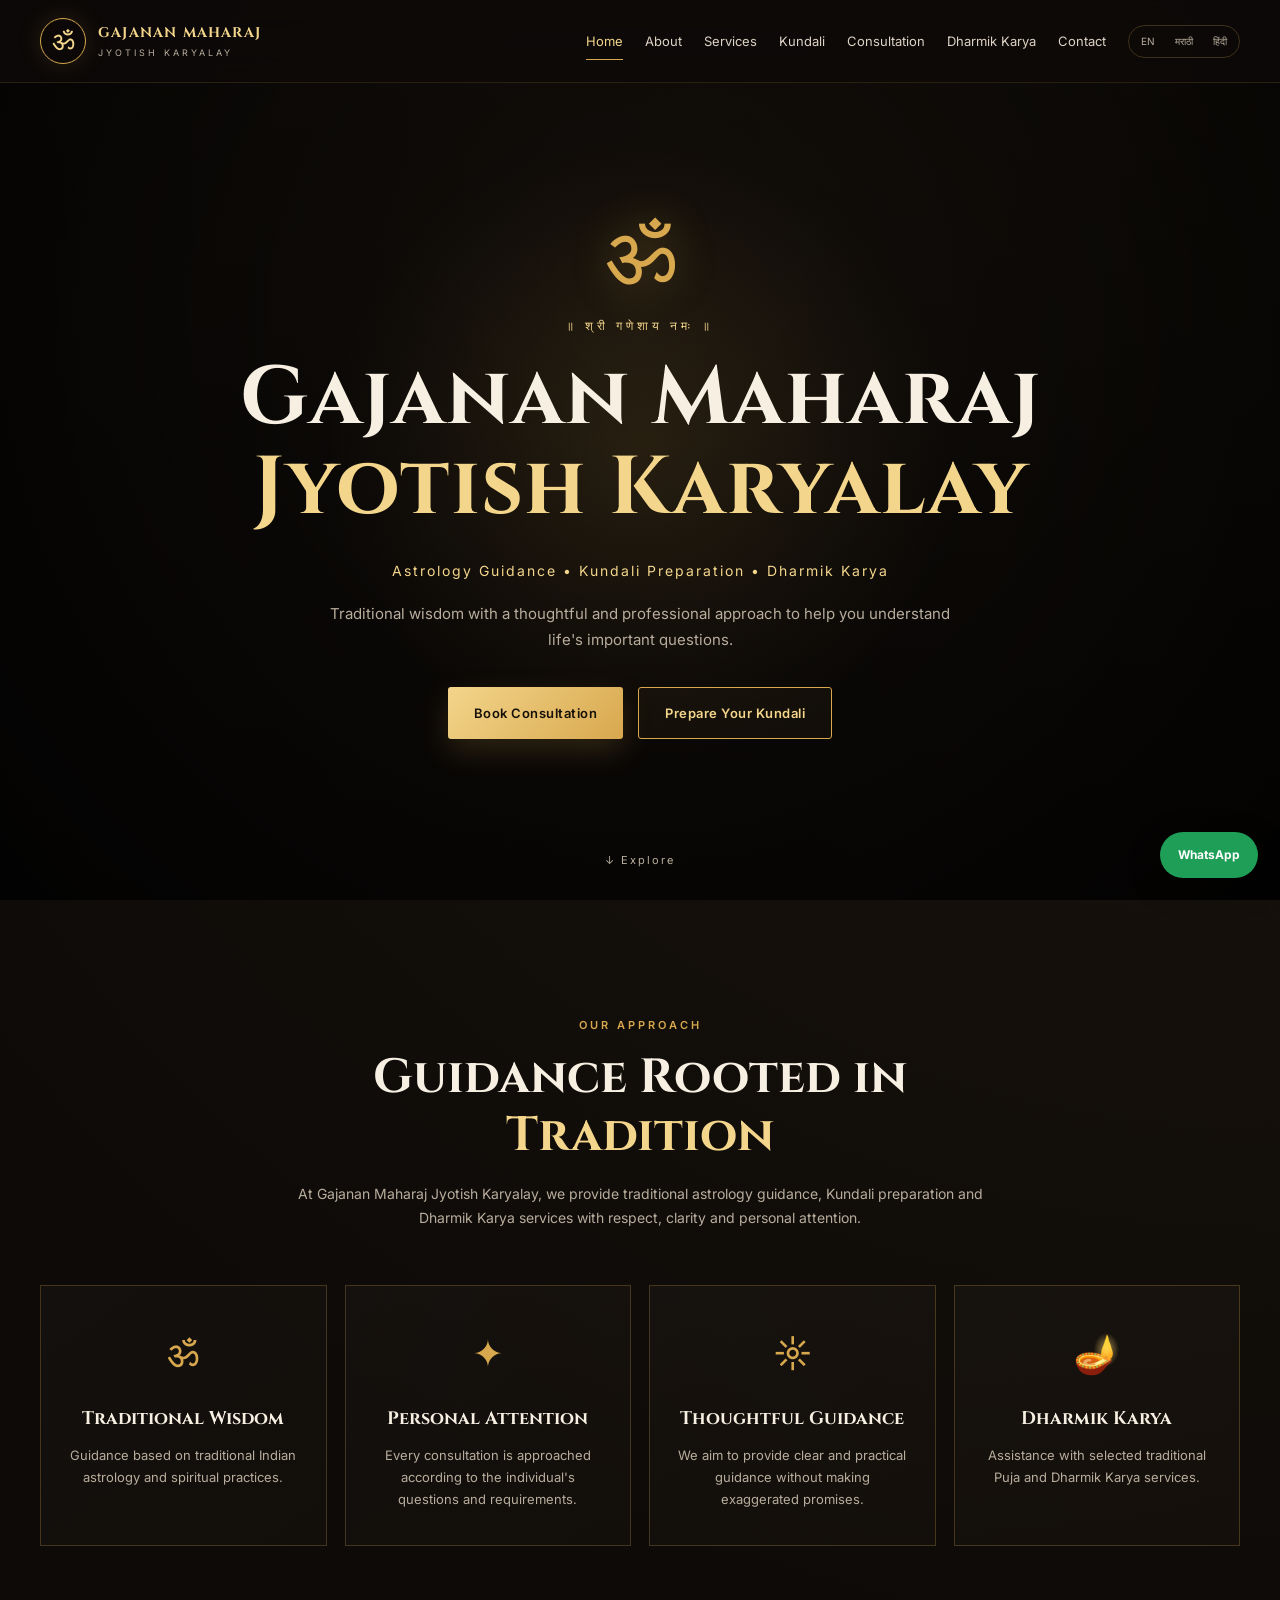
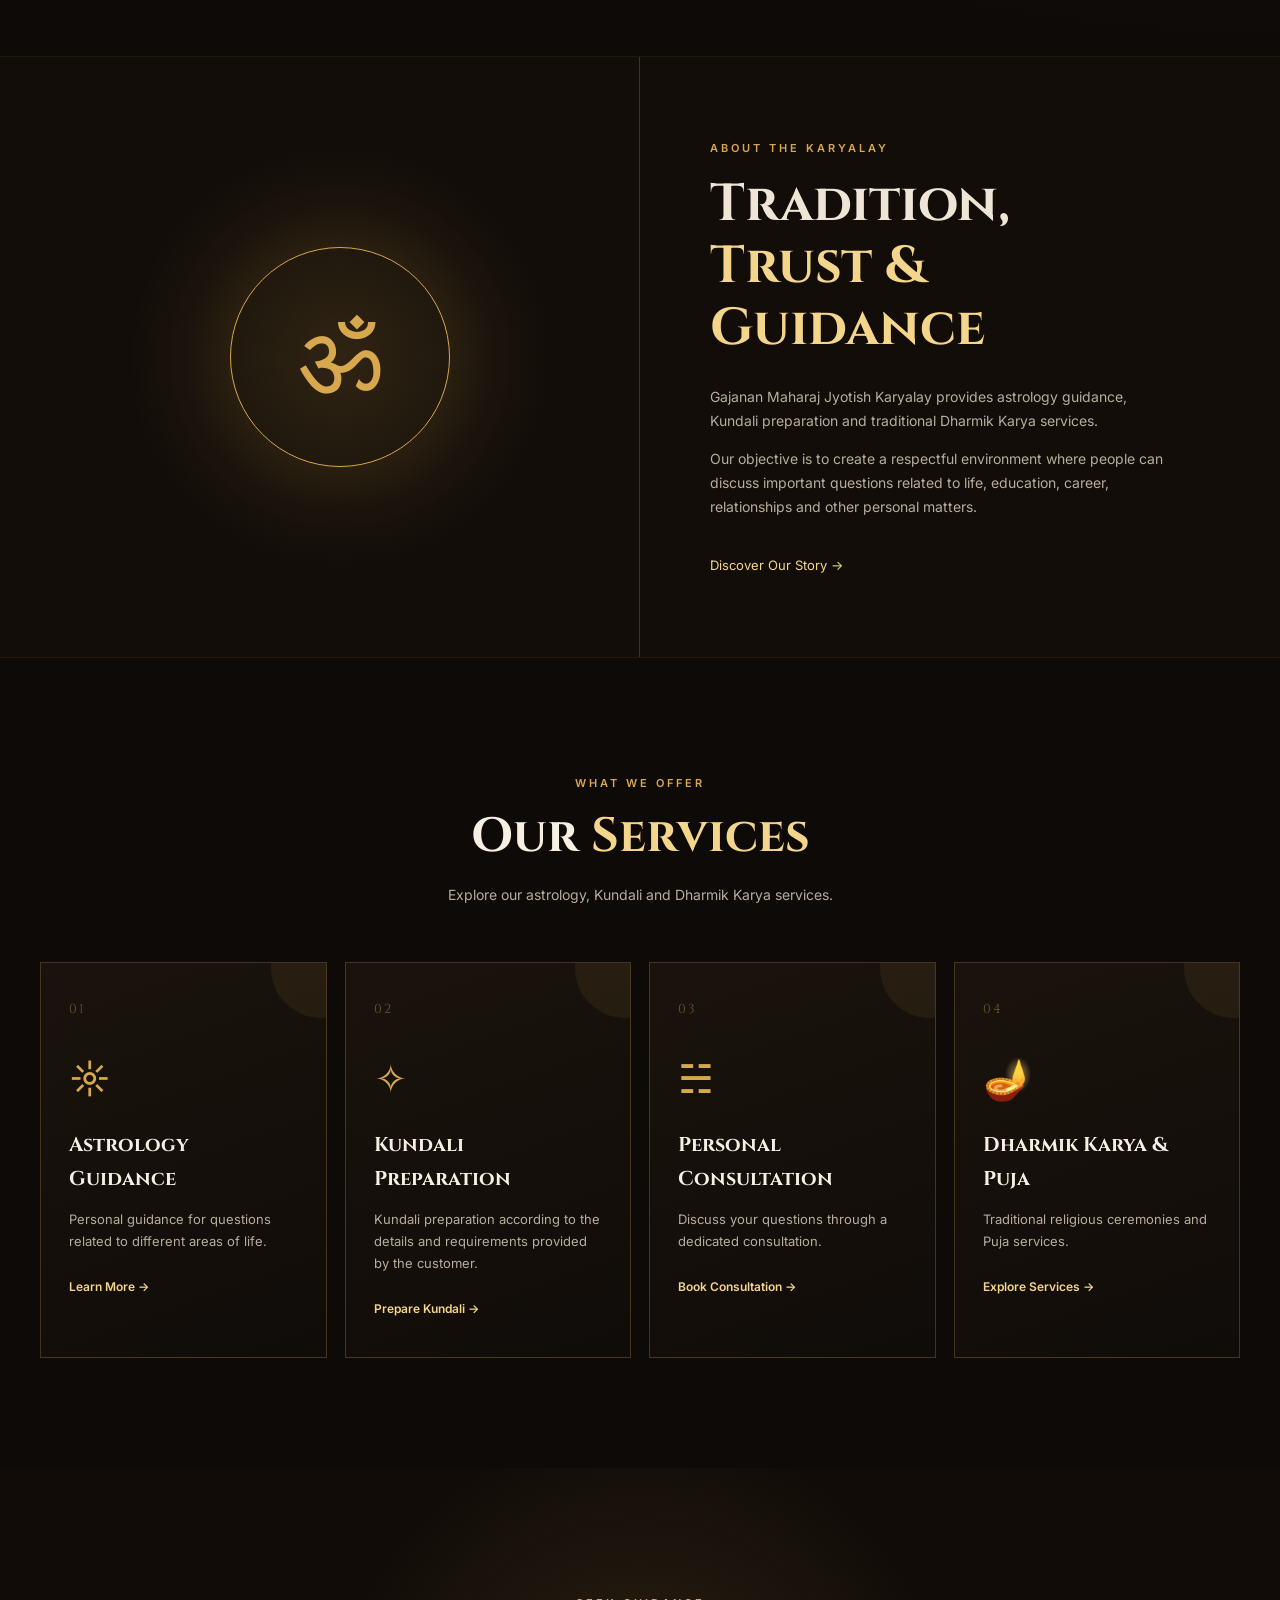
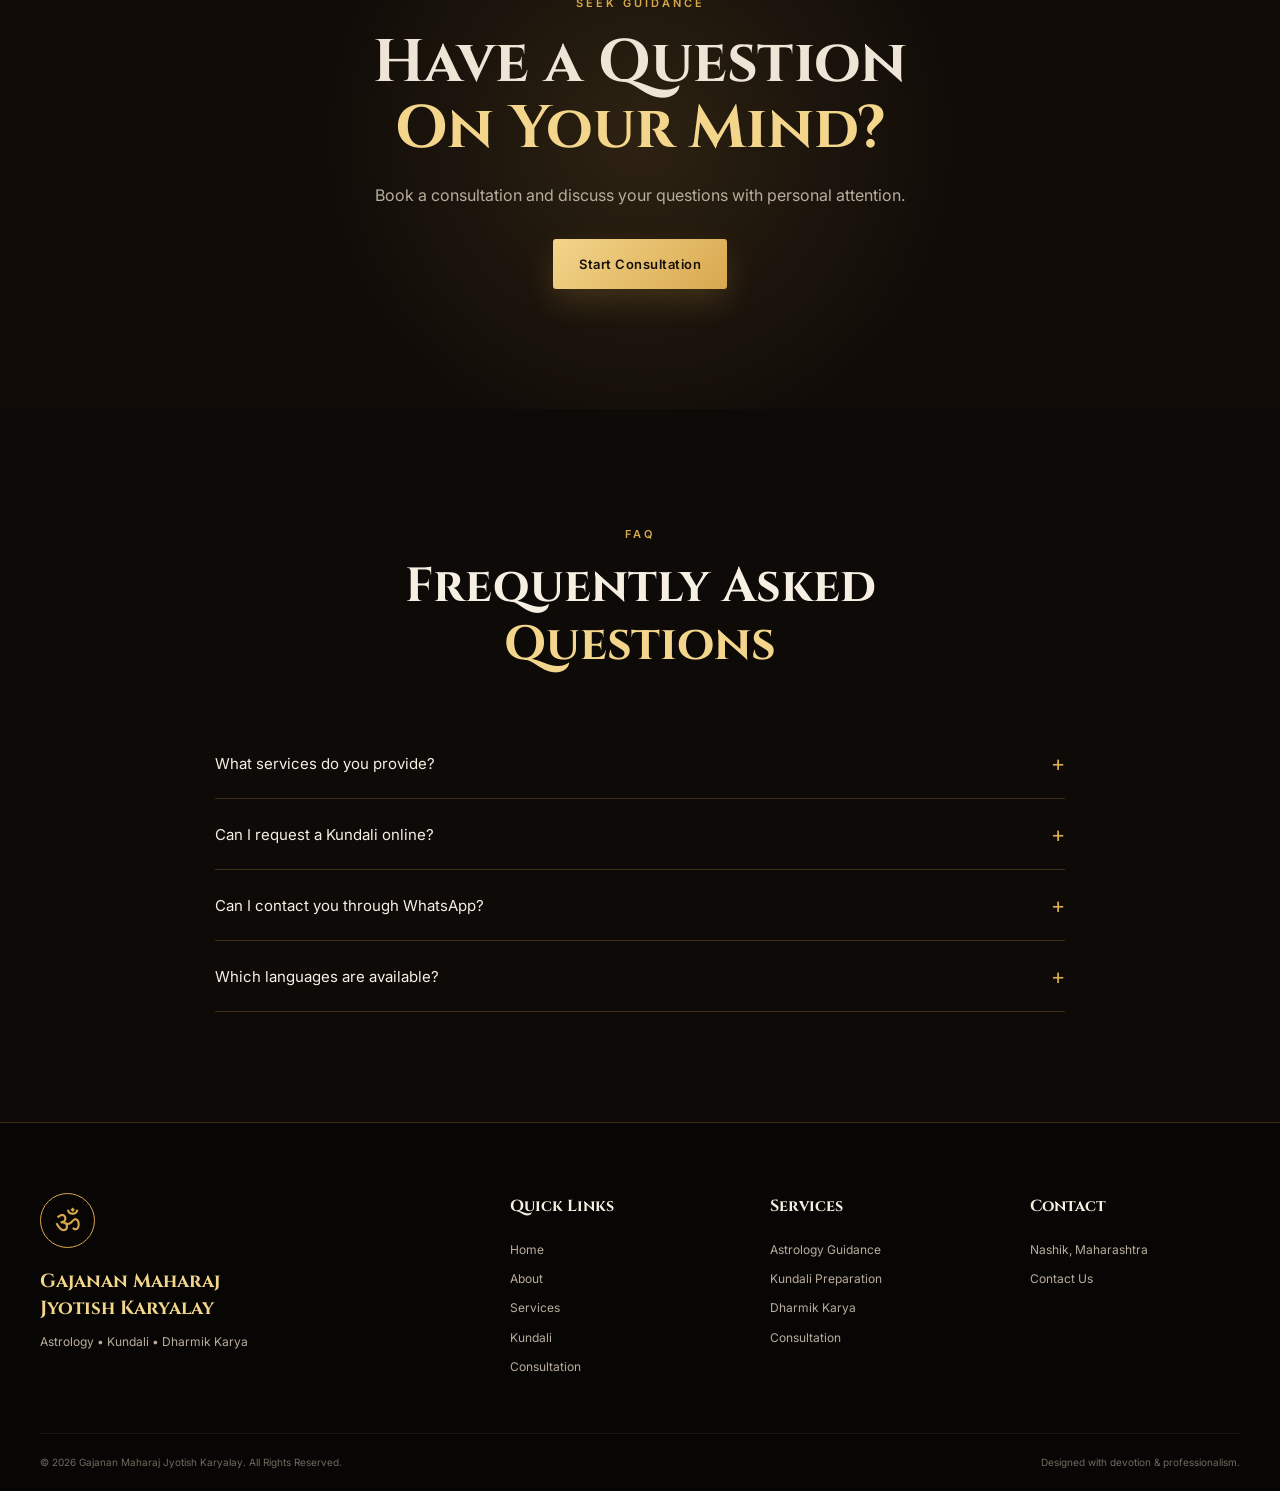
<file: index.html>
<!DOCTYPE html>
<html lang="en">
<head>
    <meta charset="UTF-8">
    <meta name="viewport" content="width=device-width, initial-scale=1.0">

    <title>Gajanan Maharaj Jyotish Karyalay | Astrology, Kundali & Dharmik Karya</title>

    <meta name="description"
          content="Gajanan Maharaj Jyotish Karyalay - Traditional astrology guidance, Kundali preparation, consultation and Dharmik Karya services.">

    <meta name="keywords"
          content="Gajanan Maharaj Jyotish Karyalay, astrology Nashik, Kundali Nashik, Jyotish, Kundali preparation, Puja, Dharmik Karya">

    <link rel="preconnect" href="https://fonts.googleapis.com">
    <link rel="preconnect" href="https://fonts.gstatic.com" crossorigin>

    <link href="https://fonts.googleapis.com/css2?family=Cinzel:wght@500;600;700&family=Inter:wght@400;500;600;700&family=Marathi+Sahitya:wght@400;500;600&display=swap"
          rel="stylesheet">

    <link rel="stylesheet" href="style.css">
</head>

<body>

<!-- ================= NAVBAR ================= -->

<header class="navbar">

    <div class="nav-container">

        <a href="index.html" class="logo">

            <div class="logo-symbol">
                ॐ
            </div>

            <div class="logo-text">
                <strong>GAJANAN MAHARAJ</strong>
                <span>JYOTISH KARYALAY</span>
            </div>

        </a>

        <button class="menu-toggle" id="menuToggle">
            ☰
        </button>

        <nav id="mainNav">

            <a href="index.html" class="active">Home</a>
            <a href="about.html">About</a>
            <a href="services.html">Services</a>
            <a href="kundali.html">Kundali</a>
            <a href="consultation.html">Consultation</a>
            <a href="dharmik-karya.html">Dharmik Karya</a>
            <a href="contact.html">Contact</a>

            <div class="language-selector">

                <button onclick="changeLanguage('en')">EN</button>
                <button onclick="changeLanguage('mr')">मराठी</button>
                <button onclick="changeLanguage('hi')">हिंदी</button>

            </div>

        </nav>

    </div>

</header>


<!-- ================= HERO ================= -->

<section class="hero">

    <div class="hero-overlay"></div>

    <div class="hero-content">

        <div class="om-large">ॐ</div>

        <p class="hero-small">
            ॥ श्री गणेशाय नमः ॥
        </p>

        <h1>
            Gajanan Maharaj
            <br>
            <span>Jyotish Karyalay</span>
        </h1>

        <p class="hero-subtitle">
            Astrology Guidance • Kundali Preparation • Dharmik Karya
        </p>

        <p class="hero-description">
            Traditional wisdom with a thoughtful and professional approach
            to help you understand life's important questions.
        </p>

        <div class="hero-buttons">

            <a href="consultation.html" class="btn btn-primary">
                Book Consultation
            </a>

            <a href="kundali.html" class="btn btn-outline">
                Prepare Your Kundali
            </a>

        </div>

    </div>

    <div class="hero-scroll">
        ↓ Explore
    </div>

</section>


<!-- ================= INTRO ================= -->

<section class="section intro-section">

    <div class="section-heading">

        <span>OUR APPROACH</span>

        <h2>
            Guidance Rooted in
            <em>Tradition</em>
        </h2>

        <p>
            At Gajanan Maharaj Jyotish Karyalay, we provide traditional
            astrology guidance, Kundali preparation and Dharmik Karya
            services with respect, clarity and personal attention.
        </p>

    </div>

    <div class="feature-grid">

        <div class="feature-card">

            <div class="feature-icon">ॐ</div>

            <h3>Traditional Wisdom</h3>

            <p>
                Guidance based on traditional Indian astrology and
                spiritual practices.
            </p>

        </div>


        <div class="feature-card">

            <div class="feature-icon">✦</div>

            <h3>Personal Attention</h3>

            <p>
                Every consultation is approached according to the
                individual's questions and requirements.
            </p>

        </div>


        <div class="feature-card">

            <div class="feature-icon">☼</div>

            <h3>Thoughtful Guidance</h3>

            <p>
                We aim to provide clear and practical guidance without
                making exaggerated promises.
            </p>

        </div>


        <div class="feature-card">

            <div class="feature-icon">🪔</div>

            <h3>Dharmik Karya</h3>

            <p>
                Assistance with selected traditional Puja and Dharmik
                Karya services.
            </p>

        </div>

    </div>

</section>


<!-- ================= ABOUT PREVIEW ================= -->

<section class="dark-section">

    <div class="split-section">

        <div class="split-image spiritual-image">

            <div class="image-symbol">
                ॐ
            </div>

        </div>


        <div class="split-content">

            <span class="eyebrow">
                ABOUT THE KARYALAY
            </span>

            <h2>
                Tradition,
                <span>Trust & Guidance</span>
            </h2>

            <p>
                Gajanan Maharaj Jyotish Karyalay provides astrology
                guidance, Kundali preparation and traditional Dharmik
                Karya services.
            </p>

            <p>
                Our objective is to create a respectful environment where
                people can discuss important questions related to life,
                education, career, relationships and other personal matters.
            </p>

            <a href="about.html" class="text-link">
                Discover Our Story →
            </a>

        </div>

    </div>

</section>


<!-- ================= SERVICES ================= -->

<section class="section">

    <div class="section-heading">

        <span>WHAT WE OFFER</span>

        <h2>
            Our <em>Services</em>
        </h2>

        <p>
            Explore our astrology, Kundali and Dharmik Karya services.
        </p>

    </div>


    <div class="services-grid">

        <a href="services.html" class="service-card">

            <div class="service-number">01</div>

            <div class="service-icon">☼</div>

            <h3>Astrology Guidance</h3>

            <p>
                Personal guidance for questions related to different
                areas of life.
            </p>

            <span>Learn More →</span>

        </a>


        <a href="kundali.html" class="service-card">

            <div class="service-number">02</div>

            <div class="service-icon">✧</div>

            <h3>Kundali Preparation</h3>

            <p>
                Kundali preparation according to the details and
                requirements provided by the customer.
            </p>

            <span>Prepare Kundali →</span>

        </a>


        <a href="consultation.html" class="service-card">

            <div class="service-number">03</div>

            <div class="service-icon">☵</div>

            <h3>Personal Consultation</h3>

            <p>
                Discuss your questions through a dedicated consultation.
            </p>

            <span>Book Consultation →</span>

        </a>


        <a href="dharmik-karya.html" class="service-card">

            <div class="service-number">04</div>

            <div class="service-icon">🪔</div>

            <h3>Dharmik Karya & Puja</h3>

            <p>
                Traditional religious ceremonies and Puja services.
            </p>

            <span>Explore Services →</span>

        </a>

    </div>

</section>


<!-- ================= CONSULTATION CTA ================= -->

<section class="cta-section">

    <div class="cta-content">

        <span class="eyebrow">
            SEEK GUIDANCE
        </span>

        <h2>
            Have a Question
            <br>
            <span>On Your Mind?</span>
        </h2>

        <p>
            Book a consultation and discuss your questions with
            personal attention.
        </p>

        <a href="consultation.html" class="btn btn-primary">
            Start Consultation
        </a>

    </div>

</section>


<!-- ================= FAQ ================= -->

<section class="section faq-section">

    <div class="section-heading">

        <span>FAQ</span>

        <h2>
            Frequently Asked
            <em>Questions</em>
        </h2>

    </div>


    <div class="faq-container">

        <div class="faq-item">

            <button class="faq-question">
                What services do you provide?
                <span>+</span>
            </button>

            <div class="faq-answer">
                <p>
                    We provide astrology guidance, Kundali preparation,
                    personal consultation and selected Dharmik Karya
                    and Puja services.
                </p>
            </div>

        </div>


        <div class="faq-item">

            <button class="faq-question">
                Can I request a Kundali online?
                <span>+</span>
            </button>

            <div class="faq-answer">
                <p>
                    Yes. You can submit your birth details through the
                    Kundali request form.
                </p>
            </div>

        </div>


        <div class="faq-item">

            <button class="faq-question">
                Can I contact you through WhatsApp?
                <span>+</span>
            </button>

            <div class="faq-answer">
                <p>
                    Yes. The website provides WhatsApp contact options
                    for enquiries and consultation requests.
                </p>
            </div>

        </div>


        <div class="faq-item">

            <button class="faq-question">
                Which languages are available?
                <span>+</span>
            </button>

            <div class="faq-answer">
                <p>
                    The website is designed for English, Marathi and
                    Hindi users.
                </p>
            </div>

        </div>

    </div>

</section>


<!-- ================= FOOTER ================= -->

<footer>

    <div class="footer-container">

        <div class="footer-brand">

            <div class="footer-logo">ॐ</div>

            <h3>
                Gajanan Maharaj
                <br>
                Jyotish Karyalay
            </h3>

            <p>
                Astrology • Kundali • Dharmik Karya
            </p>

        </div>


        <div class="footer-column">

            <h4>Quick Links</h4>

            <a href="index.html">Home</a>
            <a href="about.html">About</a>
            <a href="services.html">Services</a>
            <a href="kundali.html">Kundali</a>
            <a href="consultation.html">Consultation</a>

        </div>


        <div class="footer-column">

            <h4>Services</h4>

            <a href="services.html">Astrology Guidance</a>
            <a href="kundali.html">Kundali Preparation</a>
            <a href="dharmik-karya.html">Dharmik Karya</a>
            <a href="consultation.html">Consultation</a>

        </div>


        <div class="footer-column">

            <h4>Contact</h4>

            <p>Nashik, Maharashtra</p>

            <a href="contact.html">
                Contact Us
            </a>

        </div>

    </div>


    <div class="footer-bottom">

        <p>
            © <span id="year"></span>
            Gajanan Maharaj Jyotish Karyalay.
            All Rights Reserved.
        </p>

        <p>
            Designed with devotion & professionalism.
        </p>

    </div>

</footer>


<!-- ================= FLOATING WHATSAPP ================= -->

<a
    href="https://wa.me/91XXXXXXXXXX?text=Namaskar%2C%20I%20would%20like%20to%20know%20more%20about%20your%20Jyotish%20services."
    class="whatsapp-button"
    target="_blank"
    aria-label="WhatsApp"
>
    WhatsApp
</a>


<script src="script.js"></script>

</body>
</html>
</file>
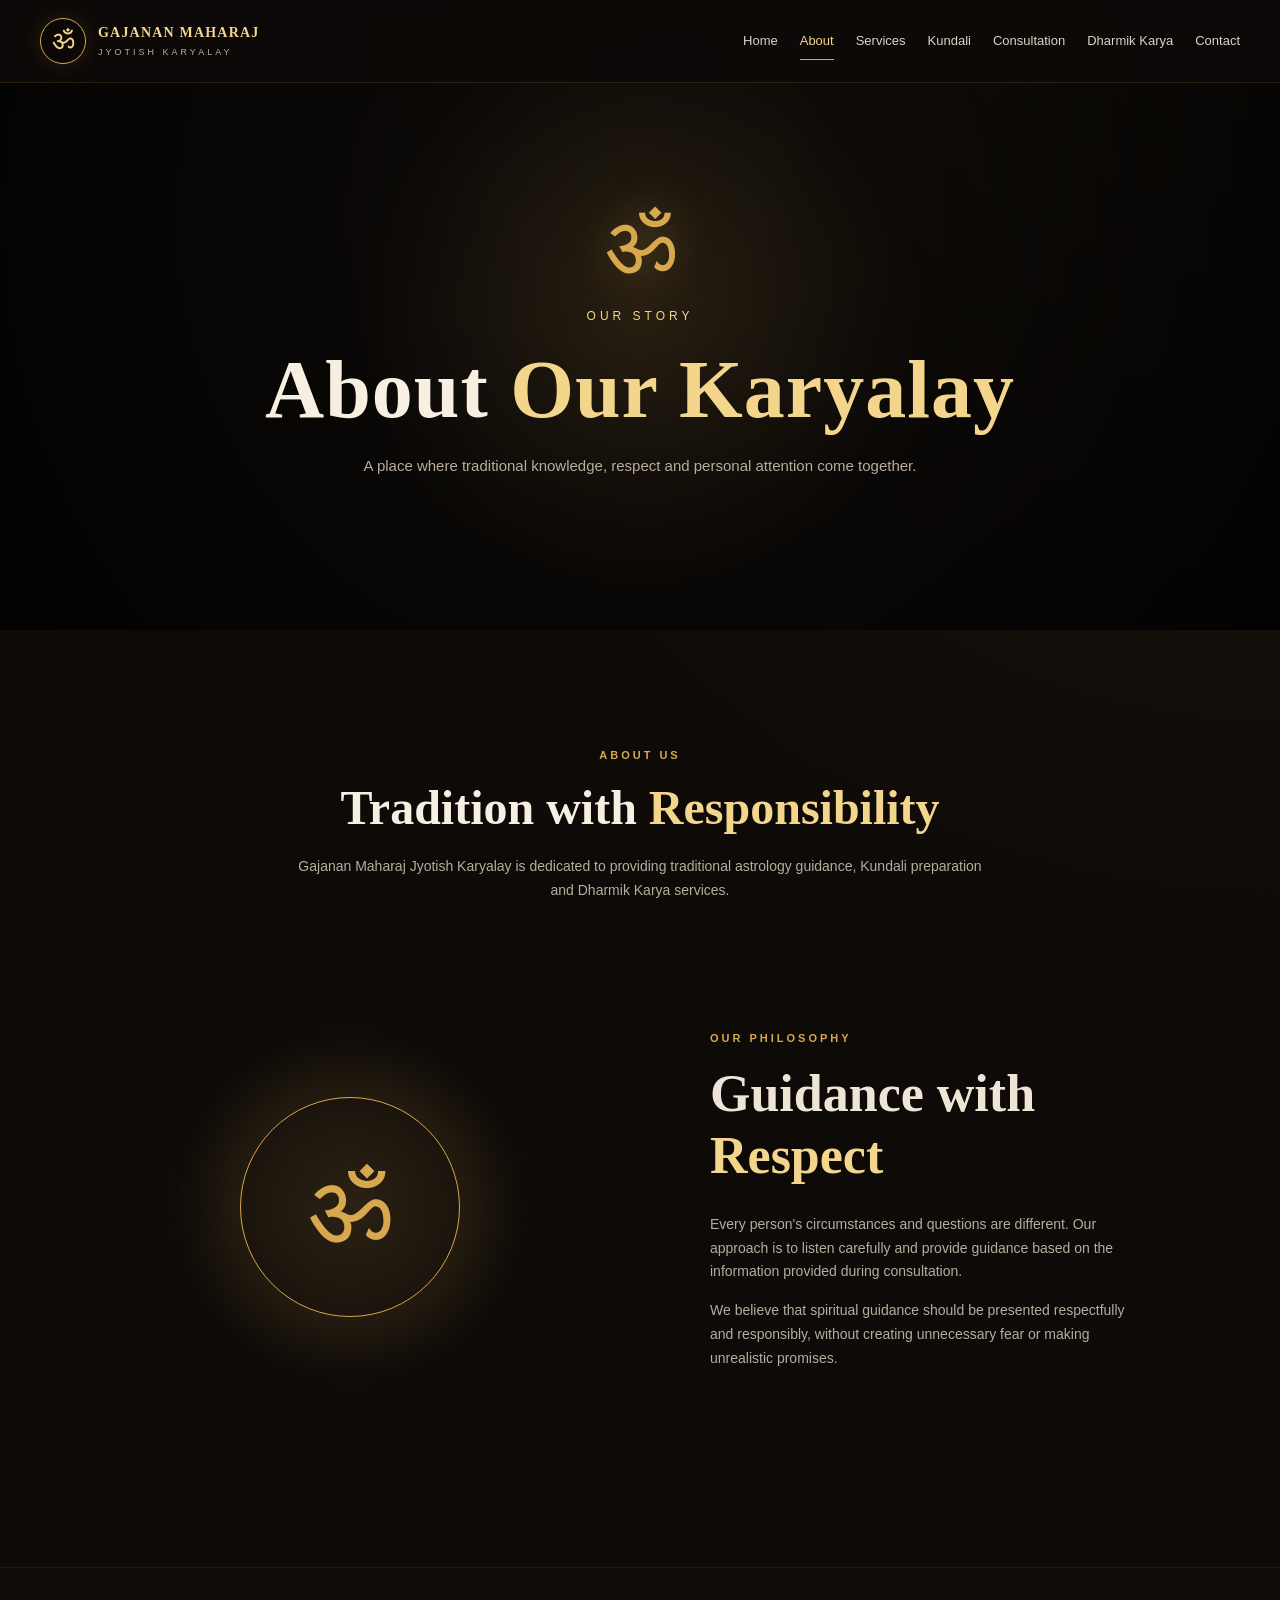
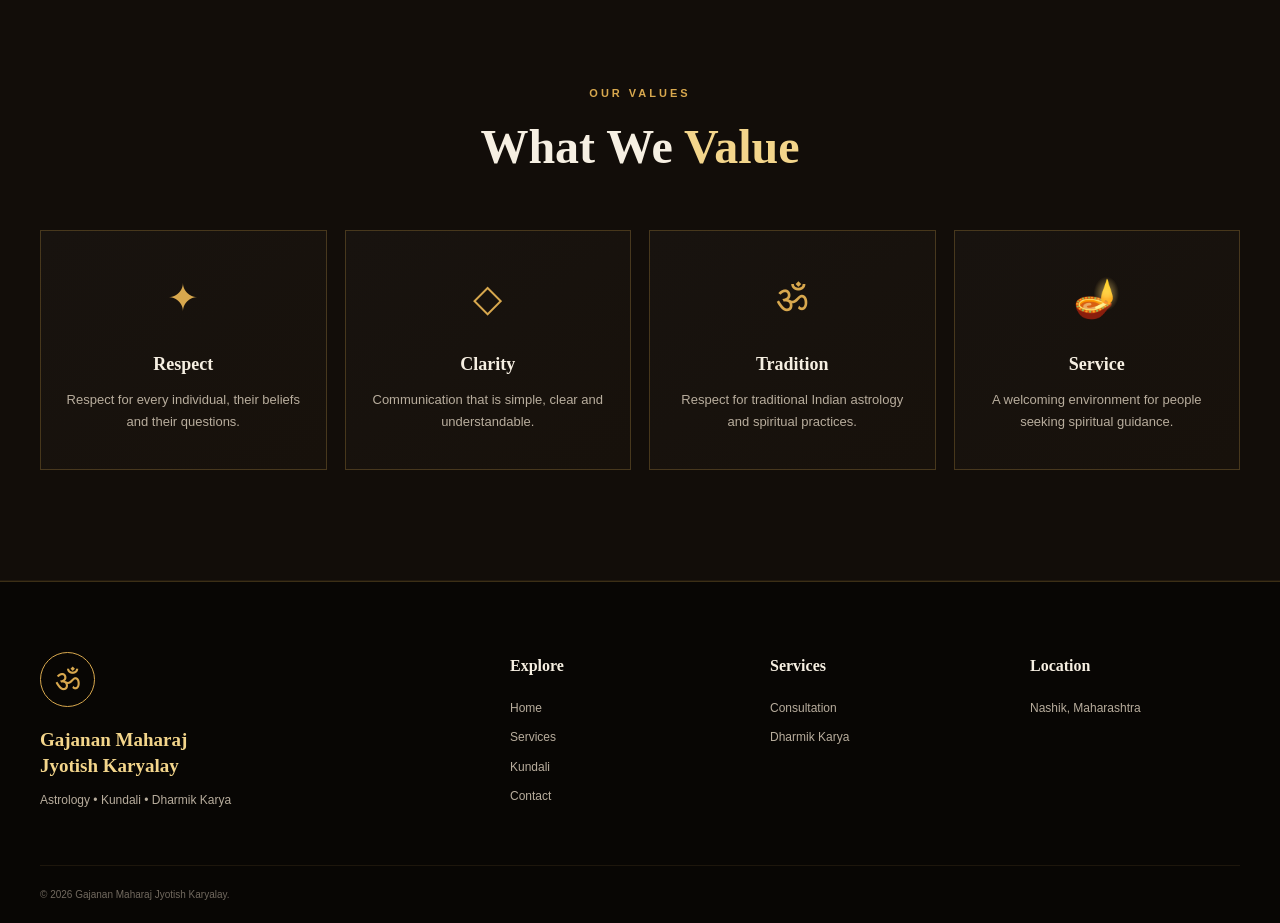
<file: about.html>
<!DOCTYPE html>
<html lang="en">

<head>

<meta charset="UTF-8">

<meta name="viewport"
content="width=device-width, initial-scale=1.0">

<title>About | Gajanan Maharaj Jyotish Karyalay</title>

<link rel="stylesheet" href="style.css">

</head>

<body>


<header class="navbar">

<div class="nav-container">

<a href="index.html" class="logo">

<div class="logo-symbol">ॐ</div>

<div class="logo-text">

<strong>GAJANAN MAHARAJ</strong>

<span>JYOTISH KARYALAY</span>

</div>

</a>


<button class="menu-toggle"
id="menuToggle">☰</button>


<nav id="mainNav">

<a href="index.html">Home</a>

<a href="about.html"
class="active">About</a>

<a href="services.html">Services</a>

<a href="kundali.html">Kundali</a>

<a href="consultation.html">Consultation</a>

<a href="dharmik-karya.html">Dharmik Karya</a>

<a href="contact.html">Contact</a>

</nav>

</div>

</header>


<section class="hero"
style="min-height:70vh;">

<div class="hero-content">

<div class="om-large">ॐ</div>

<p class="hero-small">
OUR STORY
</p>

<h1>
About
<span>Our Karyalay</span>
</h1>

<p class="hero-description">

A place where traditional knowledge,
respect and personal attention come together.

</p>

</div>

</section>


<section class="section">

<div class="section-heading">

<span>ABOUT US</span>

<h2>
Tradition with
<em>Responsibility</em>
</h2>

<p>
Gajanan Maharaj Jyotish Karyalay is dedicated
to providing traditional astrology guidance,
Kundali preparation and Dharmik Karya services.
</p>

</div>


<div class="split-section"
style="min-height:500px;">

<div class="split-image">

<div class="image-symbol">
ॐ
</div>

</div>


<div class="split-content">

<span class="eyebrow">
OUR PHILOSOPHY
</span>

<h2>
Guidance with
<span>Respect</span>
</h2>

<p>
Every person's circumstances and questions are
different. Our approach is to listen carefully
and provide guidance based on the information
provided during consultation.
</p>

<p>
We believe that spiritual guidance should be
presented respectfully and responsibly, without
creating unnecessary fear or making unrealistic
promises.
</p>

</div>

</div>

</section>


<section class="dark-section">

<div class="section">

<div class="section-heading">

<span>OUR VALUES</span>

<h2>
What We
<em>Value</em>
</h2>

</div>


<div class="feature-grid">

<div class="feature-card">

<div class="feature-icon">✦</div>

<h3>Respect</h3>

<p>
Respect for every individual,
their beliefs and their questions.
</p>

</div>


<div class="feature-card">

<div class="feature-icon">◇</div>

<h3>Clarity</h3>

<p>
Communication that is simple,
clear and understandable.
</p>

</div>


<div class="feature-card">

<div class="feature-icon">ॐ</div>

<h3>Tradition</h3>

<p>
Respect for traditional Indian
astrology and spiritual practices.
</p>

</div>


<div class="feature-card">

<div class="feature-icon">🪔</div>

<h3>Service</h3>

<p>
A welcoming environment for
people seeking spiritual guidance.
</p>

</div>

</div>

</div>

</section>


<footer>

<div class="footer-container">

<div class="footer-brand">

<div class="footer-logo">ॐ</div>

<h3>
Gajanan Maharaj
<br>
Jyotish Karyalay
</h3>

<p>
Astrology • Kundali • Dharmik Karya
</p>

</div>


<div class="footer-column">

<h4>Explore</h4>

<a href="index.html">Home</a>

<a href="services.html">Services</a>

<a href="kundali.html">Kundali</a>

<a href="contact.html">Contact</a>

</div>


<div class="footer-column">

<h4>Services</h4>

<a href="consultation.html">Consultation</a>

<a href="dharmik-karya.html">
Dharmik Karya
</a>

</div>


<div class="footer-column">

<h4>Location</h4>

<p>
Nashik, Maharashtra
</p>

</div>

</div>


<div class="footer-bottom">

<p>
© <span id="year"></span>
Gajanan Maharaj Jyotish Karyalay.
</p>

</div>

</footer>


<script src="script.js"></script>

</body>

</html>
</file>
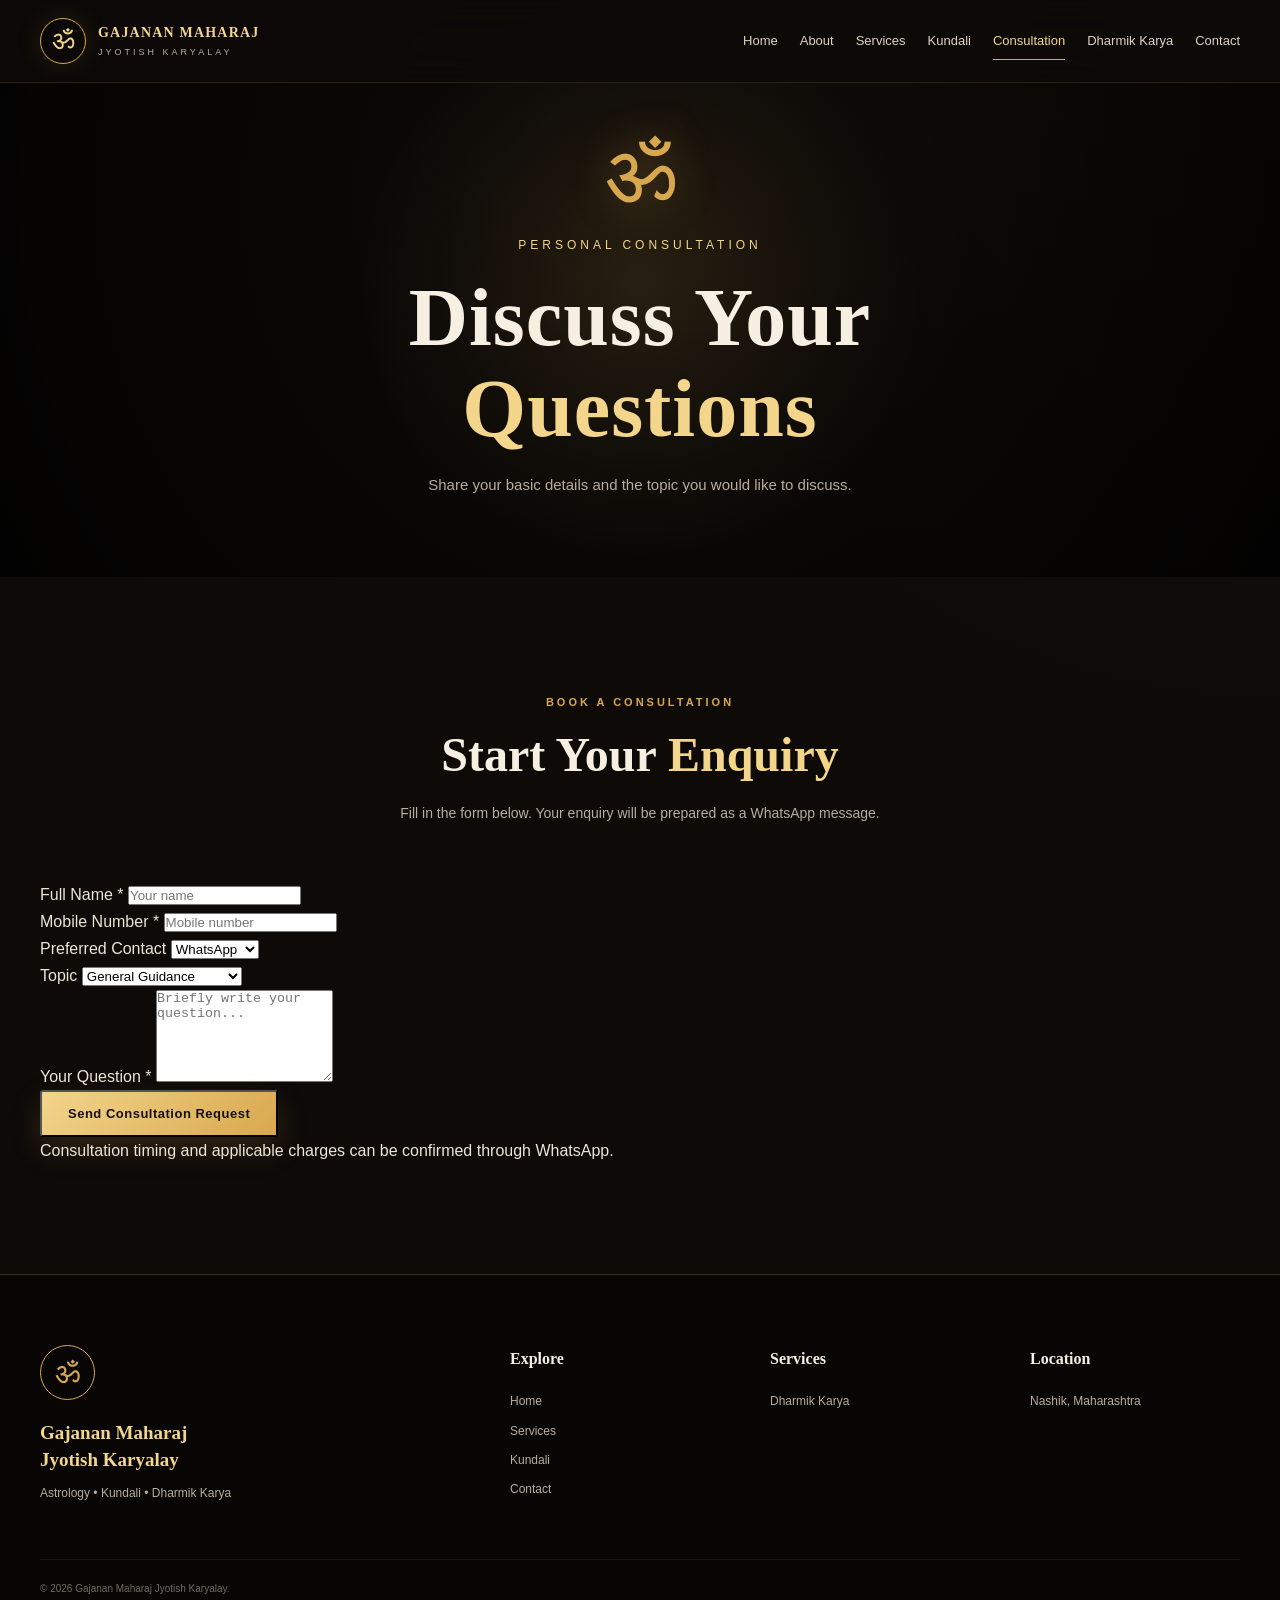
<file: consultaion.html>
<!DOCTYPE html>
<html lang="en">

<head>

<meta charset="UTF-8">

<meta name="viewport"
content="width=device-width, initial-scale=1.0">

<title>Consultation | Gajanan Maharaj Jyotish Karyalay</title>

<link rel="stylesheet" href="style.css">

</head>

<body>


<header class="navbar">

<div class="nav-container">

<a href="index.html" class="logo">

<div class="logo-symbol">ॐ</div>

<div class="logo-text">

<strong>GAJANAN MAHARAJ</strong>

<span>JYOTISH KARYALAY</span>

</div>

</a>


<button class="menu-toggle"
id="menuToggle">☰</button>


<nav id="mainNav">

<a href="index.html">Home</a>

<a href="about.html">About</a>

<a href="services.html">Services</a>

<a href="kundali.html">Kundali</a>

<a href="consultation.html"
class="active">Consultation</a>

<a href="dharmik-karya.html">
Dharmik Karya
</a>

<a href="contact.html">Contact</a>

</nav>

</div>

</header>


<section class="hero"
style="min-height:60vh;">

<div class="hero-content">

<div class="om-large">ॐ</div>

<p class="hero-small">
PERSONAL CONSULTATION
</p>

<h1>
Discuss Your
<span>Questions</span>
</h1>

<p class="hero-description">

Share your basic details and the topic
you would like to discuss.

</p>

</div>

</section>


<section class="section">

<div class="section-heading">

<span>BOOK A CONSULTATION</span>

<h2>
Start Your
<em>Enquiry</em>
</h2>

<p>
Fill in the form below. Your enquiry will
be prepared as a WhatsApp message.
</p>

</div>


<form
class="premium-form"
onsubmit="sendConsultation(event)"
>


<div class="form-grid">


<div class="form-group">

<label>Full Name *</label>

<input
id="consultName"
required
placeholder="Your name">

</div>


<div class="form-group">

<label>Mobile Number *</label>

<input
id="consultPhone"
required
type="tel"
placeholder="Mobile number">

</div>


<div class="form-group">

<label>Preferred Contact</label>

<select id="consultMode">

<option>WhatsApp</option>

<option>Phone Call</option>

<option>In-Person</option>

</select>

</div>


<div class="form-group">

<label>Topic</label>

<select id="consultTopic">

<option>General Guidance</option>

<option>Career & Education</option>

<option>Marriage / Relationship</option>

<option>Family</option>

<option>Business</option>

<option>Other</option>

</select>

</div>


<div class="form-group full">

<label>Your Question *</label>

<textarea
id="consultQuestion"
required
rows="6"
placeholder="Briefly write your question..."></textarea>

</div>


</div>


<button
class="btn btn-primary"
type="submit">

Send Consultation Request

</button>


<p class="form-note">

Consultation timing and applicable charges
can be confirmed through WhatsApp.

</p>

</form>

</section>


<footer>

<div class="footer-container">

<div class="footer-brand">

<div class="footer-logo">ॐ</div>

<h3>
Gajanan Maharaj
<br>
Jyotish Karyalay
</h3>

<p>
Astrology • Kundali • Dharmik Karya
</p>

</div>


<div class="footer-column">

<h4>Explore</h4>

<a href="index.html">Home</a>

<a href="services.html">Services</a>

<a href="kundali.html">Kundali</a>

<a href="contact.html">Contact</a>

</div>


<div class="footer-column">

<h4>Services</h4>

<a href="dharmik-karya.html">
Dharmik Karya
</a>

</div>


<div class="footer-column">

<h4>Location</h4>

<p>
Nashik, Maharashtra
</p>

</div>

</div>


<div class="footer-bottom">

<p>
© <span id="year"></span>
Gajanan Maharaj Jyotish Karyalay.
</p>

</div>

</footer>


<script src="script.js"></script>


<script>

function sendConsultation(event) {

    event.preventDefault();


    const name =
        document.getElementById(
            "consultName"
        ).value;

    const phone =
        document.getElementById(
            "consultPhone"
        ).value;

    const mode =
        document.getElementById(
            "consultMode"
        ).value;

    const topic =
        document.getElementById(
            "consultTopic"
        ).value;

    const question =
        document.getElementById(
            "consultQuestion"
        ).value;


    const text =

`Namaskar 🙏

I would like to enquire about a consultation.

Name: ${name}

Mobile: ${phone}

Preferred Contact: ${mode}

Topic: ${topic}

Question:
${question}

Please let me know the available consultation timing and charges.

Thank you.
Gajanan Maharaj Jyotish Karyalay`;


    const whatsappNumber =
        "91XXXXXXXXXX";


    window.open(
        "https://wa.me/" +
        whatsappNumber +
        "?text=" +
        encodeURIComponent(text),

        "_blank"
    );

}

</script>

</body>

</html>
</file>
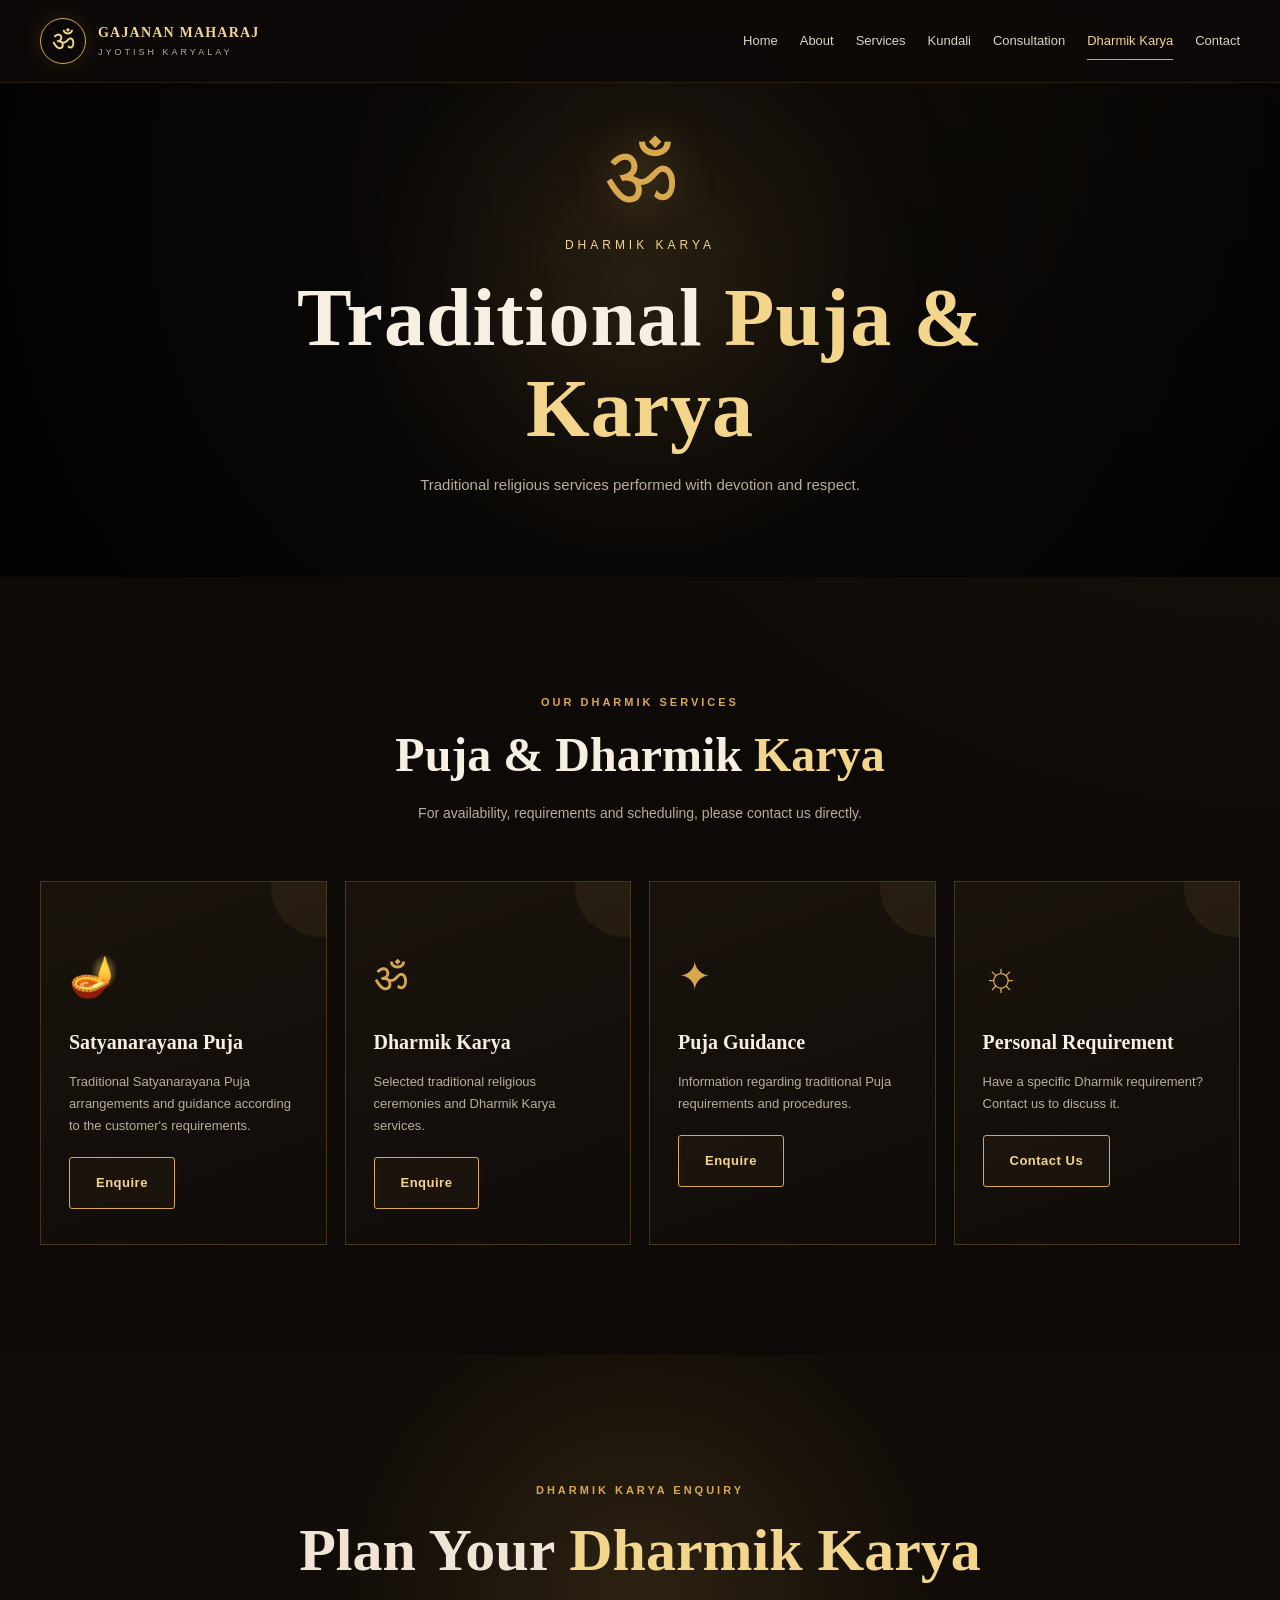
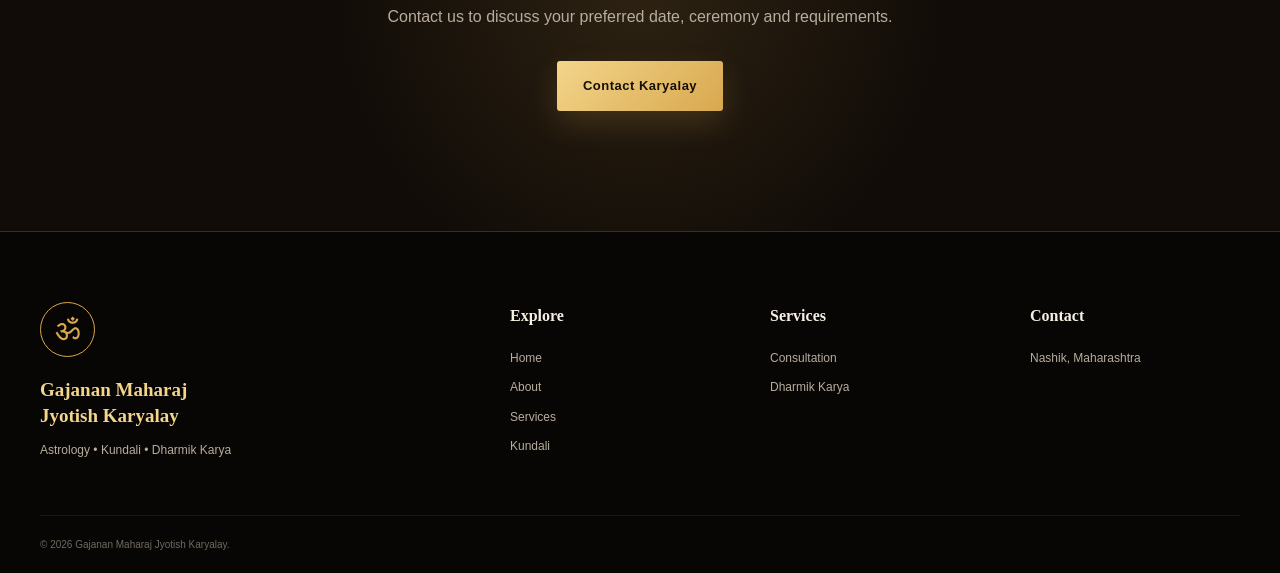
<file: dharmik-karya.html>
<!DOCTYPE html>
<html lang="en">

<head>

<meta charset="UTF-8">

<meta name="viewport"
content="width=device-width, initial-scale=1.0">

<title>Dharmik Karya & Puja | Gajanan Maharaj Jyotish Karyalay</title>

<link rel="stylesheet" href="style.css">

</head>

<body>


<header class="navbar">

<div class="nav-container">

<a href="index.html" class="logo">

<div class="logo-symbol">ॐ</div>

<div class="logo-text">

<strong>GAJANAN MAHARAJ</strong>

<span>JYOTISH KARYALAY</span>

</div>

</a>


<button class="menu-toggle"
id="menuToggle">☰</button>


<nav id="mainNav">

<a href="index.html">Home</a>

<a href="about.html">About</a>

<a href="services.html">Services</a>

<a href="kundali.html">Kundali</a>

<a href="consultation.html">Consultation</a>

<a href="dharmik-karya.html"
class="active">
Dharmik Karya
</a>

<a href="contact.html">Contact</a>

</nav>

</div>

</header>


<section class="hero"
style="min-height:60vh;">

<div class="hero-content">

<div class="om-large">ॐ</div>

<p class="hero-small">
DHARMIK KARYA
</p>

<h1>
Traditional
<span>Puja & Karya</span>
</h1>

<p class="hero-description">

Traditional religious services performed
with devotion and respect.

</p>

</div>

</section>


<section class="section">

<div class="section-heading">

<span>OUR DHARMIK SERVICES</span>

<h2>
Puja & Dharmik
<em>Karya</em>
</h2>

<p>
For availability, requirements and scheduling,
please contact us directly.
</p>

</div>


<div class="services-grid">


<div class="service-card">

<div class="service-icon">
🪔
</div>

<h3>
Satyanarayana Puja
</h3>

<p>
Traditional Satyanarayana Puja arrangements
and guidance according to the customer's
requirements.
</p>

<a href="contact.html"
class="btn btn-outline">
Enquire
</a>

</div>


<div class="service-card">

<div class="service-icon">
ॐ
</div>

<h3>
Dharmik Karya
</h3>

<p>
Selected traditional religious ceremonies
and Dharmik Karya services.
</p>

<a href="contact.html"
class="btn btn-outline">
Enquire
</a>

</div>


<div class="service-card">

<div class="service-icon">
✦
</div>

<h3>
Puja Guidance
</h3>

<p>
Information regarding traditional Puja
requirements and procedures.
</p>

<a href="contact.html"
class="btn btn-outline">
Enquire
</a>

</div>


<div class="service-card">

<div class="service-icon">
☼
</div>

<h3>
Personal Requirement
</h3>

<p>
Have a specific Dharmik requirement?
Contact us to discuss it.
</p>

<a href="contact.html"
class="btn btn-outline">
Contact Us
</a>

</div>


</div>

</section>


<section class="cta-section">

<div class="cta-content">

<span class="eyebrow">
DHARMIK KARYA ENQUIRY
</span>

<h2>
Plan Your
<span>Dharmik Karya</span>
</h2>

<p>
Contact us to discuss your preferred date,
ceremony and requirements.
</p>

<a href="contact.html"
class="btn btn-primary">
Contact Karyalay
</a>

</div>

</section>


<footer>

<div class="footer-container">

<div class="footer-brand">

<div class="footer-logo">ॐ</div>

<h3>
Gajanan Maharaj
<br>
Jyotish Karyalay
</h3>

<p>
Astrology • Kundali • Dharmik Karya
</p>

</div>


<div class="footer-column">

<h4>Explore</h4>

<a href="index.html">Home</a>

<a href="about.html">About</a>

<a href="services.html">Services</a>

<a href="kundali.html">Kundali</a>

</div>


<div class="footer-column">

<h4>Services</h4>

<a href="consultation.html">
Consultation
</a>

<a href="dharmik-karya.html">
Dharmik Karya
</a>

</div>


<div class="footer-column">

<h4>Contact</h4>

<p>
Nashik, Maharashtra
</p>

</div>

</div>


<div class="footer-bottom">

<p>
© <span id="year"></span>
Gajanan Maharaj Jyotish Karyalay.
</p>

</div>

</footer>


<script src="script.js"></script>

</body>

</html>
</file>
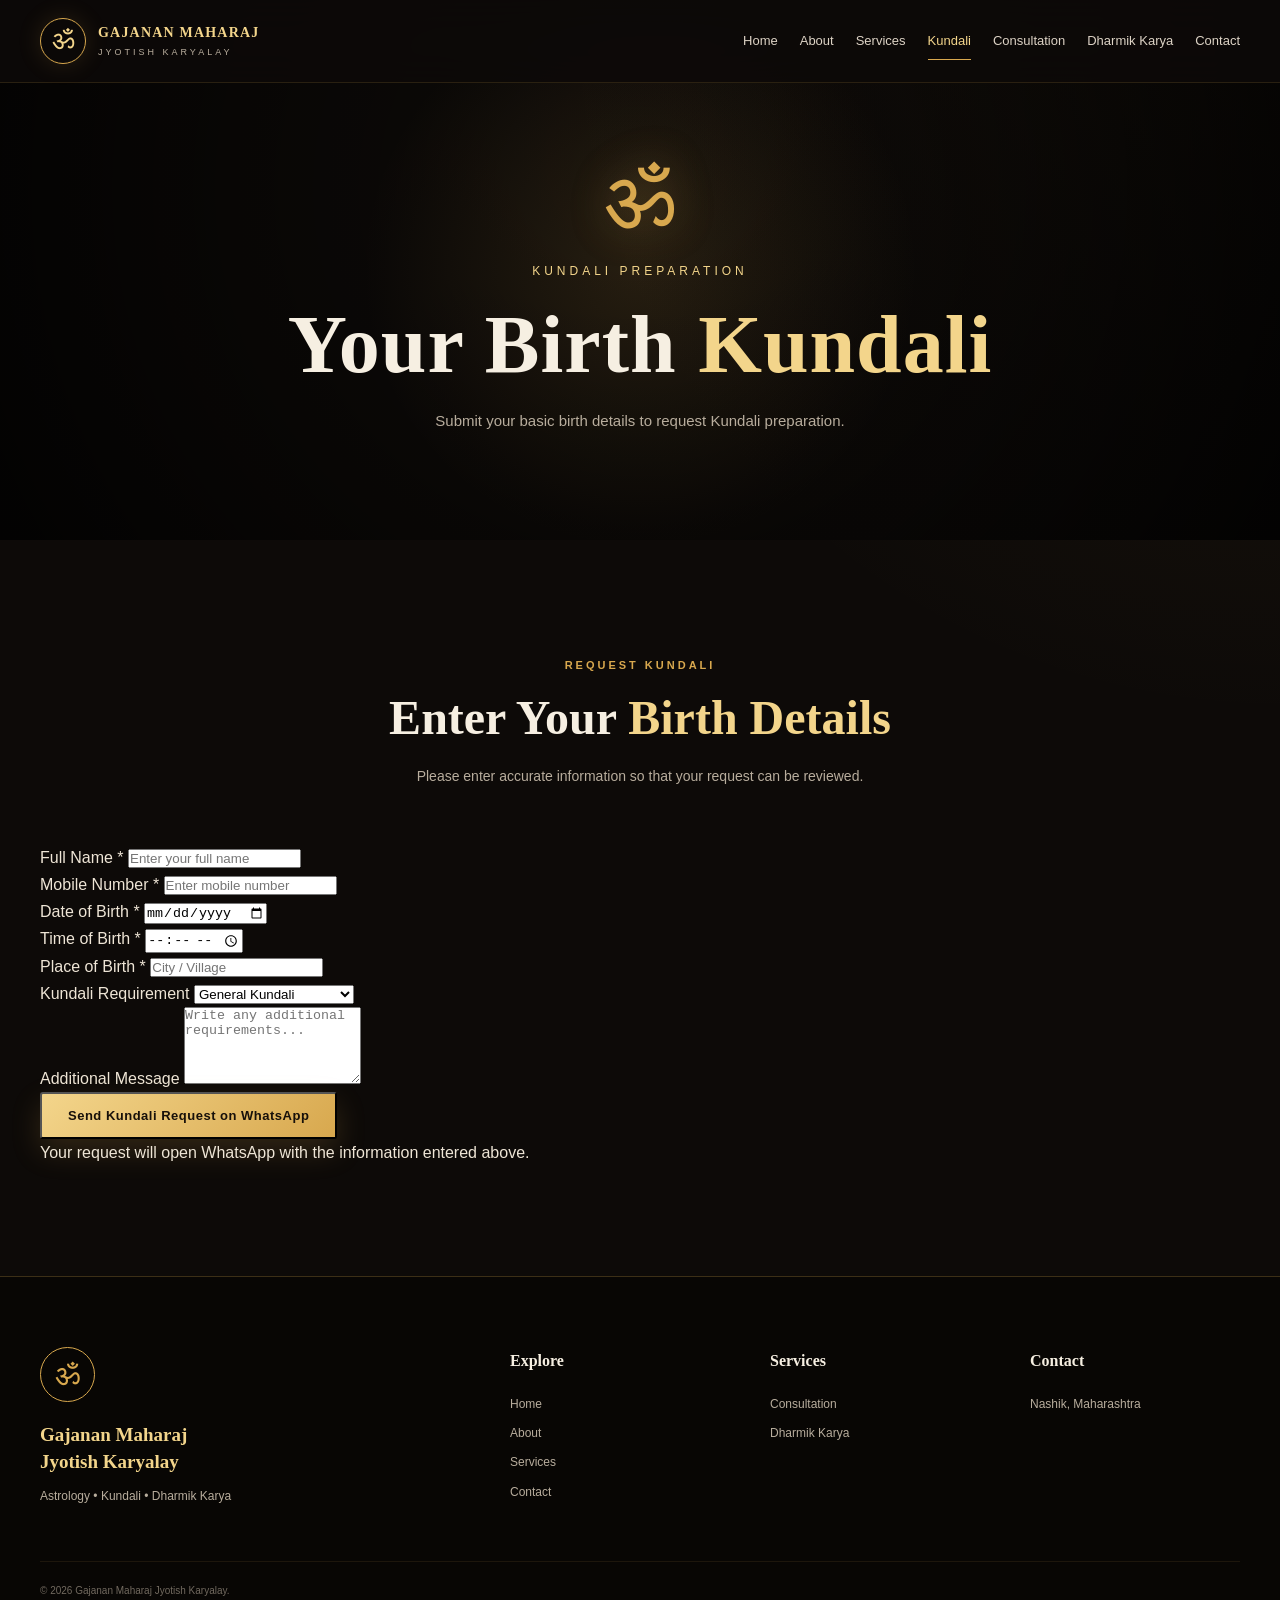
<file: kundali.html>
<!DOCTYPE html>
<html lang="en">

<head>

<meta charset="UTF-8">

<meta name="viewport"
content="width=device-width, initial-scale=1.0">

<title>Kundali Preparation | Gajanan Maharaj Jyotish Karyalay</title>

<link rel="stylesheet" href="style.css">

</head>

<body>


<header class="navbar">

<div class="nav-container">

<a href="index.html" class="logo">

<div class="logo-symbol">ॐ</div>

<div class="logo-text">

<strong>GAJANAN MAHARAJ</strong>

<span>JYOTISH KARYALAY</span>

</div>

</a>


<button class="menu-toggle"
id="menuToggle">☰</button>


<nav id="mainNav">

<a href="index.html">Home</a>

<a href="about.html">About</a>

<a href="services.html">Services</a>

<a href="kundali.html"
class="active">Kundali</a>

<a href="consultation.html">Consultation</a>

<a href="dharmik-karya.html">
Dharmik Karya
</a>

<a href="contact.html">Contact</a>

</nav>

</div>

</header>


<section class="hero"
style="min-height:60vh;">

<div class="hero-content">

<div class="om-large">ॐ</div>

<p class="hero-small">
KUNDALI PREPARATION
</p>

<h1>
Your Birth
<span>Kundali</span>
</h1>

<p class="hero-description">

Submit your basic birth details to
request Kundali preparation.

</p>

</div>

</section>


<section class="section">

<div class="section-heading">

<span>REQUEST KUNDALI</span>

<h2>
Enter Your
<em>Birth Details</em>
</h2>

<p>
Please enter accurate information so that
your request can be reviewed.
</p>

</div>


<form
class="premium-form"
id="kundaliForm"
onsubmit="sendKundaliWhatsApp(event)"
>


<div class="form-grid">


<div class="form-group">

<label>Full Name *</label>

<input
type="text"
id="kundaliName"
required
placeholder="Enter your full name">

</div>


<div class="form-group">

<label>Mobile Number *</label>

<input
type="tel"
id="kundaliPhone"
required
placeholder="Enter mobile number">

</div>


<div class="form-group">

<label>Date of Birth *</label>

<input
type="date"
id="kundaliDob"
required>

</div>


<div class="form-group">

<label>Time of Birth *</label>

<input
type="time"
id="kundaliTime"
required>

</div>


<div class="form-group">

<label>Place of Birth *</label>

<input
type="text"
id="kundaliPlace"
required
placeholder="City / Village">

</div>


<div class="form-group">

<label>Kundali Requirement</label>

<select id="kundaliPurpose">

<option>
General Kundali
</option>

<option>
Career & Education
</option>

<option>
Marriage / Relationship
</option>

<option>
Family
</option>

<option>
Business
</option>

<option>
Other
</option>

</select>

</div>


<div class="form-group full">

<label>Additional Message</label>

<textarea
id="kundaliMessage"
rows="5"
placeholder="Write any additional requirements..."></textarea>

</div>


</div>


<button
type="submit"
class="btn btn-primary">

Send Kundali Request on WhatsApp

</button>


<p class="form-note">

Your request will open WhatsApp with
the information entered above.

</p>

</form>

</section>


<footer>

<div class="footer-container">

<div class="footer-brand">

<div class="footer-logo">ॐ</div>

<h3>
Gajanan Maharaj
<br>
Jyotish Karyalay
</h3>

<p>
Astrology • Kundali • Dharmik Karya
</p>

</div>


<div class="footer-column">

<h4>Explore</h4>

<a href="index.html">Home</a>

<a href="about.html">About</a>

<a href="services.html">Services</a>

<a href="contact.html">Contact</a>

</div>


<div class="footer-column">

<h4>Services</h4>

<a href="consultation.html">
Consultation
</a>

<a href="dharmik-karya.html">
Dharmik Karya
</a>

</div>


<div class="footer-column">

<h4>Contact</h4>

<p>
Nashik, Maharashtra
</p>

</div>

</div>


<div class="footer-bottom">

<p>
© <span id="year"></span>
Gajanan Maharaj Jyotish Karyalay.
</p>

</div>

</footer>


<script src="script.js"></script>


<script>

function sendKundaliWhatsApp(event) {

    event.preventDefault();


    const name =
        document.getElementById(
            "kundaliName"
        ).value;

    const phone =
        document.getElementById(
            "kundaliPhone"
        ).value;

    const dob =
        document.getElementById(
            "kundaliDob"
        ).value;

    const time =
        document.getElementById(
            "kundaliTime"
        ).value;

    const place =
        document.getElementById(
            "kundaliPlace"
        ).value;

    const purpose =
        document.getElementById(
            "kundaliPurpose"
        ).value;

    const message =
        document.getElementById(
            "kundaliMessage"
        ).value;


    const text =

`Namaskar 🙏

I would like to request Kundali preparation.

Name: ${name}

Mobile: ${phone}

Date of Birth: ${dob}

Time of Birth: ${time}

Place of Birth: ${place}

Requirement: ${purpose}

Additional Message:
${message}

Thank you.
Gajanan Maharaj Jyotish Karyalay`;


    const whatsappNumber =
        "91XXXXXXXXXX";


    window.open(
        "https://wa.me/" +
        whatsappNumber +
        "?text=" +
        encodeURIComponent(text),

        "_blank"
    );

}

</script>

</body>

</html>
</file>
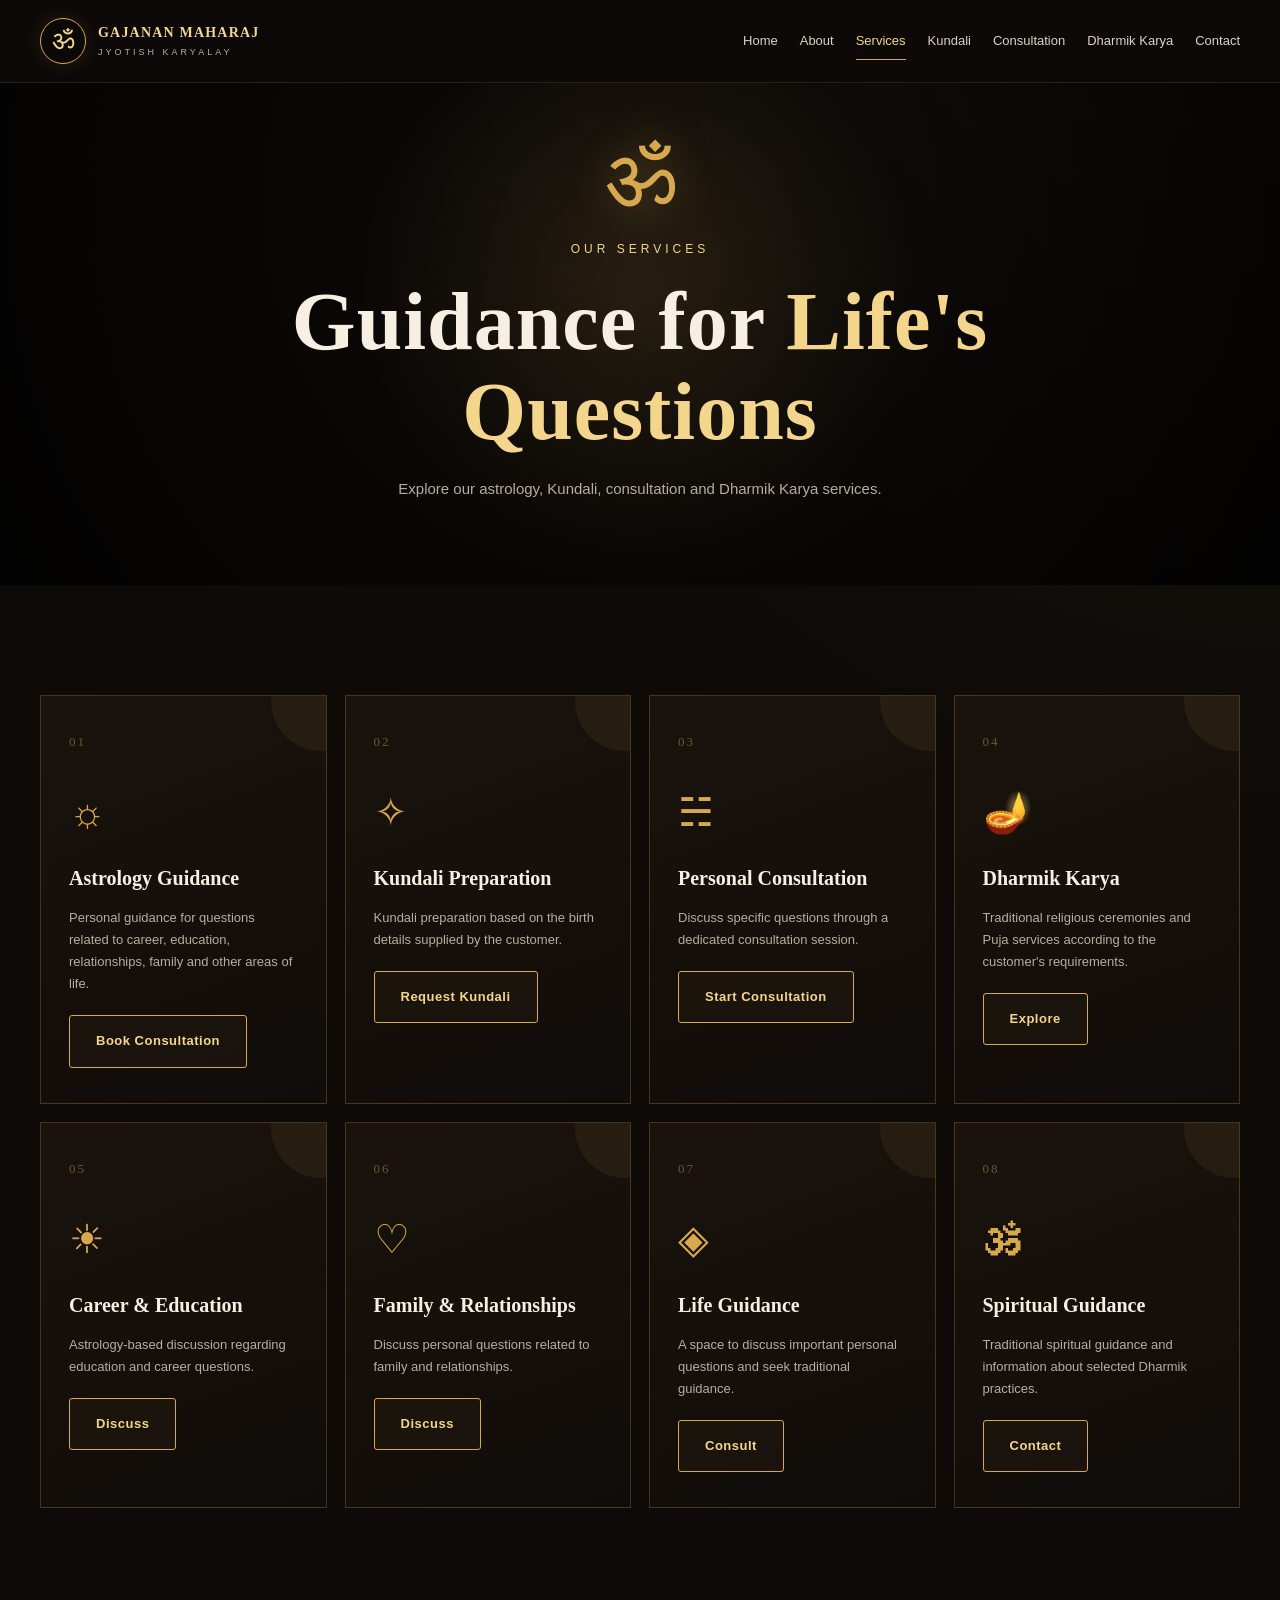
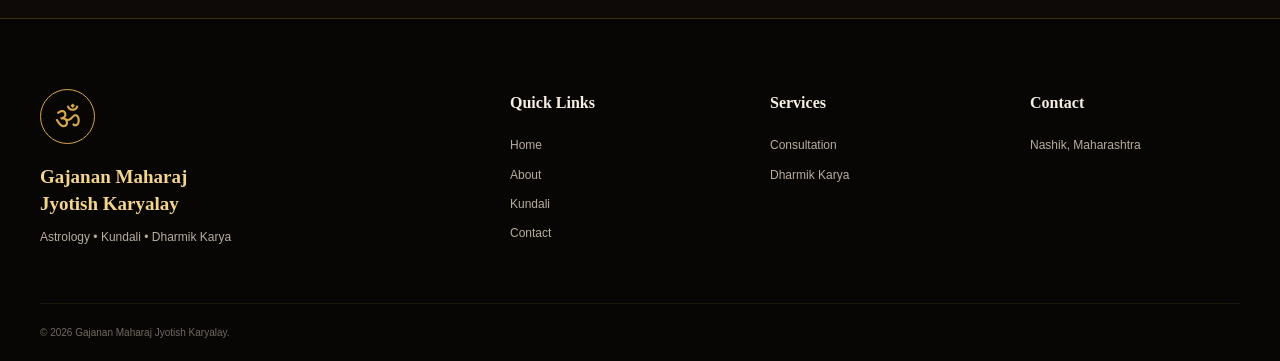
<file: services.html>
<!DOCTYPE html>
<html lang="en">

<head>

<meta charset="UTF-8">

<meta name="viewport"
content="width=device-width, initial-scale=1.0">

<title>Services | Gajanan Maharaj Jyotish Karyalay</title>

<link rel="stylesheet" href="style.css">

</head>

<body>


<header class="navbar">

<div class="nav-container">

<a href="index.html" class="logo">

<div class="logo-symbol">ॐ</div>

<div class="logo-text">

<strong>GAJANAN MAHARAJ</strong>

<span>JYOTISH KARYALAY</span>

</div>

</a>


<button class="menu-toggle"
id="menuToggle">☰</button>


<nav id="mainNav">

<a href="index.html">Home</a>

<a href="about.html">About</a>

<a href="services.html"
class="active">Services</a>

<a href="kundali.html">Kundali</a>

<a href="consultation.html">Consultation</a>

<a href="dharmik-karya.html">Dharmik Karya</a>

<a href="contact.html">Contact</a>

</nav>

</div>

</header>


<section class="hero"
style="min-height:65vh;">

<div class="hero-content">

<div class="om-large">ॐ</div>

<p class="hero-small">
OUR SERVICES
</p>

<h1>
Guidance for
<span>Life's Questions</span>
</h1>

<p class="hero-description">

Explore our astrology, Kundali,
consultation and Dharmik Karya services.

</p>

</div>

</section>


<section class="section">

<div class="services-grid">


<div class="service-card">

<div class="service-number">01</div>

<div class="service-icon">☼</div>

<h3>
Astrology Guidance
</h3>

<p>
Personal guidance for questions
related to career, education,
relationships, family and other
areas of life.
</p>

<a class="btn btn-outline"
href="consultation.html">
Book Consultation
</a>

</div>


<div class="service-card">

<div class="service-number">02</div>

<div class="service-icon">✧</div>

<h3>
Kundali Preparation
</h3>

<p>
Kundali preparation based on
the birth details supplied by
the customer.
</p>

<a class="btn btn-outline"
href="kundali.html">
Request Kundali
</a>

</div>


<div class="service-card">

<div class="service-number">03</div>

<div class="service-icon">☵</div>

<h3>
Personal Consultation
</h3>

<p>
Discuss specific questions
through a dedicated consultation
session.
</p>

<a class="btn btn-outline"
href="consultation.html">
Start Consultation
</a>

</div>


<div class="service-card">

<div class="service-number">04</div>

<div class="service-icon">🪔</div>

<h3>
Dharmik Karya
</h3>

<p>
Traditional religious ceremonies
and Puja services according to
the customer's requirements.
</p>

<a class="btn btn-outline"
href="dharmik-karya.html">
Explore
</a>

</div>


<div class="service-card">

<div class="service-number">05</div>

<div class="service-icon">☀</div>

<h3>
Career & Education
</h3>

<p>
Astrology-based discussion
regarding education and career
questions.
</p>

<a class="btn btn-outline"
href="consultation.html">
Discuss
</a>

</div>


<div class="service-card">

<div class="service-number">06</div>

<div class="service-icon">♡</div>

<h3>
Family & Relationships
</h3>

<p>
Discuss personal questions
related to family and
relationships.
</p>

<a class="btn btn-outline"
href="consultation.html">
Discuss
</a>

</div>


<div class="service-card">

<div class="service-number">07</div>

<div class="service-icon">◈</div>

<h3>
Life Guidance
</h3>

<p>
A space to discuss important
personal questions and seek
traditional guidance.
</p>

<a class="btn btn-outline"
href="consultation.html">
Consult
</a>

</div>


<div class="service-card">

<div class="service-number">08</div>

<div class="service-icon">🕉</div>

<h3>
Spiritual Guidance
</h3>

<p>
Traditional spiritual guidance
and information about selected
Dharmik practices.
</p>

<a class="btn btn-outline"
href="contact.html">
Contact
</a>

</div>


</div>

</section>


<footer>

<div class="footer-container">

<div class="footer-brand">

<div class="footer-logo">ॐ</div>

<h3>
Gajanan Maharaj
<br>
Jyotish Karyalay
</h3>

<p>
Astrology • Kundali • Dharmik Karya
</p>

</div>


<div class="footer-column">

<h4>Quick Links</h4>

<a href="index.html">Home</a>

<a href="about.html">About</a>

<a href="kundali.html">Kundali</a>

<a href="contact.html">Contact</a>

</div>


<div class="footer-column">

<h4>Services</h4>

<a href="consultation.html">
Consultation
</a>

<a href="dharmik-karya.html">
Dharmik Karya
</a>

</div>


<div class="footer-column">

<h4>Contact</h4>

<p>
Nashik, Maharashtra
</p>

</div>

</div>


<div class="footer-bottom">

<p>
© <span id="year"></span>
Gajanan Maharaj Jyotish Karyalay.
</p>

</div>

</footer>


<script src="script.js"></script>

</body>

</html>
</file>
<file: style.css>
/* =========================================================
   GAJANAN MAHARAJ JYOTISH KARYALAY
   PREMIUM WEBSITE STYLE
========================================================= */

:root {

    --bg: #0d0a08;
    --bg-2: #15100c;
    --card: #1b140e;

    --gold: #d8a84e;
    --gold-light: #f3d58b;

    --cream: #f6efe2;
    --text: #eee5d6;
    --muted: #b8ad9d;

    --border: rgba(216,168,78,0.25);

    --max-width: 1200px;

    --shadow:
        0 25px 60px rgba(0,0,0,0.35);

}


/* ================= RESET ================= */

* {
    margin: 0;
    padding: 0;
    box-sizing: border-box;
}

html {
    scroll-behavior: smooth;
}

body {

    background:
        radial-gradient(
            circle at top right,
            rgba(216,168,78,0.08),
            transparent 35%
        ),
        var(--bg);

    color: var(--text);

    font-family: "Inter", sans-serif;

    line-height: 1.7;
}

a {
    text-decoration: none;
    color: inherit;
}

button {
    font-family: inherit;
}


/* ================= NAVBAR ================= */

.navbar {

    position: fixed;

    top: 0;
    left: 0;

    width: 100%;

    z-index: 999;

    background:
        rgba(13,10,8,0.88);

    backdrop-filter:
        blur(18px);

    border-bottom:
        1px solid rgba(216,168,78,0.15);
}

.nav-container {

    width: min(
        var(--max-width),
        calc(100% - 40px)
    );

    margin: auto;

    min-height: 82px;

    display: flex;

    align-items: center;

    justify-content: space-between;
}


.logo {

    display: flex;

    align-items: center;

    gap: 12px;
}

.logo-symbol {

    width: 46px;
    height: 46px;

    border:
        1px solid var(--gold);

    border-radius: 50%;

    display: flex;

    justify-content: center;

    align-items: center;

    color: var(--gold-light);

    font-size: 27px;

    box-shadow:
        0 0 25px rgba(216,168,78,0.15);
}

.logo-text {

    display: flex;

    flex-direction: column;
}

.logo-text strong {

    font-family: "Cinzel", serif;

    font-size: 14px;

    letter-spacing: 1.2px;

    color: var(--gold-light);
}

.logo-text span {

    font-size: 9px;

    letter-spacing: 3px;

    color: var(--muted);
}


nav {

    display: flex;

    align-items: center;

    gap: 22px;
}

nav > a {

    color: #ddd3c5;

    font-size: 13px;

    transition: 0.3s;

    position: relative;
}

nav > a:hover,
nav > a.active {

    color: var(--gold-light);
}

nav > a::after {

    content: "";

    position: absolute;

    left: 0;

    bottom: -8px;

    width: 0;

    height: 1px;

    background: var(--gold);

    transition: 0.3s;
}

nav > a:hover::after,
nav > a.active::after {

    width: 100%;
}


.language-selector {

    display: flex;

    gap: 4px;

    border:
        1px solid var(--border);

    padding: 4px;

    border-radius: 30px;
}

.language-selector button {

    background: transparent;

    border: 0;

    color: var(--muted);

    padding: 5px 8px;

    font-size: 10px;

    cursor: pointer;

    border-radius: 20px;
}

.language-selector button:hover {

    background: var(--gold);

    color: #15100c;
}


.menu-toggle {

    display: none;

    background: transparent;

    color: var(--gold);

    border: 0;

    font-size: 28px;

    cursor: pointer;
}


/* ================= HERO ================= */

.hero {

    min-height: 100vh;

    position: relative;

    display: flex;

    justify-content: center;

    align-items: center;

    text-align: center;

    overflow: hidden;

    background:

        radial-gradient(
            circle at center,
            rgba(216,168,78,0.14),
            transparent 40%
        ),

        linear-gradient(
            rgba(13,10,8,0.45),
            rgba(13,10,8,0.95)
        );
}


.hero::before {

    content: "";

    position: absolute;

    inset: 0;

    background:

        radial-gradient(
            circle at 50% 35%,
            transparent 0,
            rgba(0,0,0,0.35) 50%,
            rgba(0,0,0,0.8) 100%
        );
}


.hero-content {

    position: relative;

    z-index: 2;

    max-width: 850px;

    padding: 130px 20px 80px;

    animation:
        heroAppear 1.3s ease;
}


@keyframes heroAppear {

    from {

        opacity: 0;

        transform:
            translateY(25px);

    }

    to {

        opacity: 1;

        transform:
            translateY(0);

    }

}


.om-large {

    color: var(--gold);

    font-size: 85px;

    line-height: 1;

    text-shadow:
        0 0 40px rgba(216,168,78,0.35);

    margin-bottom: 20px;
}


.hero-small {

    color: var(--gold-light);

    letter-spacing: 4px;

    font-size: 12px;

    margin-bottom: 18px;
}


.hero h1 {

    font-family: "Cinzel", serif;

    font-size:
        clamp(42px, 7vw, 82px);

    line-height: 1.1;

    color: var(--cream);

    letter-spacing: 1px;
}

.hero h1 span {

    color: var(--gold-light);
}


.hero-subtitle {

    margin-top: 25px;

    font-size: 14px;

    color: var(--gold-light);

    letter-spacing: 2px;
}


.hero-description {

    max-width: 650px;

    margin: 18px auto 0;

    color: var(--muted);

    font-size: 15px;
}


.hero-buttons {

    display: flex;

    justify-content: center;

    gap: 15px;

    margin-top: 35px;

    flex-wrap: wrap;
}


.btn {

    display: inline-flex;

    align-items: center;

    justify-content: center;

    padding: 14px 26px;

    border-radius: 3px;

    font-size: 13px;

    font-weight: 600;

    transition: 0.3s;

    letter-spacing: 0.5px;
}


.btn-primary {

    background:
        linear-gradient(
            135deg,
            var(--gold-light),
            var(--gold)
        );

    color: #17100a;

    box-shadow:
        0 12px 30px rgba(216,168,78,0.18);
}


.btn-primary:hover {

    transform:
        translateY(-3px);

    box-shadow:
        0 18px 40px rgba(216,168,78,0.28);
}


.btn-outline {

    border:
        1px solid var(--gold);

    color: var(--gold-light);

    background:
        rgba(216,168,78,0.04);
}


.btn-outline:hover {

    background:
        var(--gold);

    color:
        #17100a;
}


.hero-scroll {

    position: absolute;

    bottom: 30px;

    left: 50%;

    transform:
        translateX(-50%);

    color: var(--muted);

    font-size: 11px;

    letter-spacing: 2px;
}


/* ================= SECTIONS ================= */

.section {

    width: min(
        var(--max-width),
        calc(100% - 40px)
    );

    margin: auto;

    padding: 110px 0;
}


.section-heading {

    text-align: center;

    max-width: 700px;

    margin:
        0 auto 55px;
}


.section-heading > span,
.eyebrow {

    color: var(--gold);

    font-size: 11px;

    letter-spacing: 3px;

    font-weight: 600;
}


.section-heading h2 {

    font-family: "Cinzel", serif;

    font-size:
        clamp(30px, 5vw, 48px);

    line-height: 1.2;

    margin: 12px 0 18px;

    color: var(--cream);
}


.section-heading h2 em {

    color: var(--gold-light);

    font-style: normal;
}


.section-heading p {

    color: var(--muted);

    font-size: 14px;
}


/* ================= FEATURES ================= */

.feature-grid {

    display: grid;

    grid-template-columns:
        repeat(4,1fr);

    gap: 18px;
}


.feature-card {

    padding: 35px 25px;

    border:
        1px solid var(--border);

    background:
        linear-gradient(
            145deg,
            rgba(255,255,255,0.025),
            rgba(216,168,78,0.025)
        );

    text-align: center;

    transition: 0.35s;
}


.feature-card:hover {

    transform:
        translateY(-8px);

    border-color:
        rgba(216,168,78,0.55);

    box-shadow:
        var(--shadow);
}


.feature-icon {

    font-size: 38px;

    color: var(--gold);

    margin-bottom: 18px;
}


.feature-card h3 {

    font-family: "Cinzel", serif;

    font-size: 18px;

    color: var(--cream);

    margin-bottom: 10px;
}


.feature-card p {

    font-size: 13px;

    color: var(--muted);
}


/* ================= DARK SPLIT ================= */

.dark-section {

    background:
        #120d09;

    border-top:
        1px solid rgba(216,168,78,0.08);

    border-bottom:
        1px solid rgba(216,168,78,0.08);
}


.split-section {

    width: min(
        var(--max-width),
        calc(100% - 40px)
    );

    margin: auto;

    display: grid;

    grid-template-columns:
        1fr 1fr;

    min-height: 600px;
}


.split-image {

    min-height: 500px;

    position: relative;

    display: flex;

    justify-content: center;

    align-items: center;

    background:

        radial-gradient(
            circle,
            rgba(216,168,78,0.15),
            transparent 50%
        );
}


.spiritual-image {

    border-right:
        1px solid var(--border);
}


.image-symbol {

    width: 220px;

    height: 220px;

    border:
        1px solid var(--gold);

    border-radius: 50%;

    display: flex;

    align-items: center;

    justify-content: center;

    font-size: 100px;

    color: var(--gold);

    box-shadow:
        0 0 80px rgba(216,168,78,0.13);
}


.split-content {

    display: flex;

    flex-direction: column;

    justify-content: center;

    padding: 70px;
}


.split-content h2 {

    font-family: "Cinzel", serif;

    font-size:
        clamp(32px, 5vw, 52px);

    line-height: 1.2;

    margin:
        15px 0 25px;
}


.split-content h2 span {

    color: var(--gold-light);
}


.split-content p {

    color: var(--muted);

    margin-bottom: 15px;

    font-size: 14px;
}


.text-link {

    margin-top: 20px;

    color: var(--gold-light);

    font-size: 13px;
}


/* ================= SERVICES ================= */

.services-grid {

    display: grid;

    grid-template-columns:
        repeat(4,1fr);

    gap: 18px;
}


.service-card {

    position: relative;

    padding: 35px 28px;

    min-height: 330px;

    background:
        linear-gradient(
            160deg,
            #1a130d,
            #100c09
        );

    border:
        1px solid var(--border);

    transition: 0.35s;

    overflow: hidden;
}


.service-card::before {

    content: "";

    position: absolute;

    width: 100px;

    height: 100px;

    border-radius: 50%;

    background:
        rgba(216,168,78,0.08);

    top: -45px;

    right: -45px;
}


.service-card:hover {

    transform:
        translateY(-8px);

    border-color:
        rgba(216,168,78,0.55);

    box-shadow:
        var(--shadow);
}


.service-number {

    color: rgba(216,168,78,0.45);

    font-family: "Cinzel", serif;

    font-size: 13px;

    letter-spacing: 2px;
}


.service-icon {

    font-size: 40px;

    color: var(--gold);

    margin:
        25px 0 15px;
}


.service-card h3 {

    font-family: "Cinzel", serif;

    font-size: 20px;

    color: var(--cream);

    margin-bottom: 12px;
}


.service-card p {

    color: var(--muted);

    font-size: 13px;

    margin-bottom: 20px;
}


.service-card span {

    color: var(--gold-light);

    font-size: 12px;

    font-weight: 600;
}


/* ================= CTA ================= */

.cta-section {

    padding:
        120px 20px;

    text-align: center;

    background:

        radial-gradient(
            circle at center,
            rgba(216,168,78,0.14),
            transparent 45%
        ),

        #110c08;
}


.cta-content {

    max-width: 700px;

    margin: auto;
}


.cta-section h2 {

    font-family: "Cinzel", serif;

    font-size:
        clamp(35px,6vw,60px);

    line-height: 1.1;

    margin:
        15px 0 20px;
}


.cta-section h2 span {

    color: var(--gold-light);
}


.cta-section p {

    color: var(--muted);

    margin-bottom: 30px;
}


/* ================= FAQ ================= */

.faq-container {

    max-width: 850px;

    margin: auto;
}


.faq-item {

    border-bottom:
        1px solid var(--border);
}


.faq-question {

    width: 100%;

    display: flex;

    justify-content: space-between;

    align-items: center;

    background: transparent;

    border: 0;

    color: var(--cream);

    text-align: left;

    padding: 22px 0;

    cursor: pointer;

    font-size: 15px;
}


.faq-question span {

    color: var(--gold);

    font-size: 22px;

    transition: 0.3s;
}


.faq-answer {

    max-height: 0;

    overflow: hidden;

    transition:
        max-height 0.4s ease;
}


.faq-answer p {

    color: var(--muted);

    padding:
        0 30px 22px 0;

    font-size: 13px;
}


.faq-item.open
.faq-answer {

    max-height: 200px;
}


.faq-item.open
.faq-question span {

    transform:
        rotate(45deg);
}


/* ================= FOOTER ================= */

footer {

    background: #080604;

    border-top:
        1px solid var(--border);

    padding-top: 70px;
}


.footer-container {

    width: min(
        var(--max-width),
        calc(100% - 40px)
    );

    margin: auto;

    display: grid;

    grid-template-columns:
        2fr 1fr 1fr 1fr;

    gap: 50px;

    padding-bottom: 55px;
}


.footer-logo {

    width: 55px;

    height: 55px;

    border:
        1px solid var(--gold);

    border-radius: 50%;

    display: flex;

    align-items: center;

    justify-content: center;

    color: var(--gold);

    font-size: 30px;

    margin-bottom: 20px;
}


.footer-brand h3 {

    font-family: "Cinzel", serif;

    color: var(--gold-light);

    font-size: 19px;

    line-height: 1.4;
}


.footer-brand p {

    color: var(--muted);

    font-size: 12px;

    margin-top: 10px;
}


.footer-column {

    display: flex;

    flex-direction: column;

    gap: 9px;
}


.footer-column h4 {

    color: var(--cream);

    font-family: "Cinzel", serif;

    margin-bottom: 10px;
}


.footer-column a,
.footer-column p {

    color: var(--muted);

    font-size: 12px;

    transition: 0.3s;
}


.footer-column a:hover {

    color: var(--gold-light);
}


.footer-bottom {

    width: min(
        var(--max-width),
        calc(100% - 40px)
    );

    margin: auto;

    padding:
        20px 0;

    border-top:
        1px solid rgba(216,168,78,0.1);

    display: flex;

    justify-content: space-between;

    gap: 20px;

    color: #71695f;

    font-size: 10px;
}


/* ================= WHATSAPP ================= */

.whatsapp-button {

    position: fixed;

    right: 22px;

    bottom: 22px;

    z-index: 1000;

    padding:
        13px 18px;

    background:
        #1e9e56;

    color: white;

    border-radius:
        30px;

    font-size: 12px;

    font-weight: 700;

    box-shadow:
        0 10px 30px rgba(0,0,0,0.35);

    transition: 0.3s;
}


.whatsapp-button:hover {

    transform:
        translateY(-4px);

}


/* ================= RESPONSIVE ================= */

@media(max-width:1050px) {

    nav {

        gap: 12px;
    }

    .feature-grid,
    .services-grid {

        grid-template-columns:
            repeat(2,1fr);
    }

}


@media(max-width:800px) {

    .menu-toggle {

        display: block;
    }


    nav {

        position: absolute;

        top: 82px;

        left: 0;

        width: 100%;

        padding: 20px;

        display: none;

        flex-direction: column;

        align-items: stretch;

        background:
            rgba(13,10,8,0.98);

        border-bottom:
            1px solid var(--border);
    }


    nav.show {

        display: flex;
    }


    nav > a {

        padding: 10px 0;
    }


    .language-selector {

        width: fit-content;
    }


    .split-section {

        grid-template-columns:
            1fr;
    }


    .spiritual-image {

        border-right: 0;

        border-bottom:
            1px solid var(--border);
    }


    .split-content {

        padding:
            60px 20px;
    }


    .footer-container {

        grid-template-columns:
            1fr 1fr;
    }

}


@media(max-width:600px) {

    .section {

        padding:
            75px 0;
    }


    .feature-grid,
    .services-grid {

        grid-template-columns:
            1fr;
    }


    .hero h1 {

        font-size: 42px;
    }


    .hero-subtitle {

        font-size: 11px;

        letter-spacing: 1px;
    }


    .footer-container {

        grid-template-columns:
            1fr;
    }


    .footer-bottom {

        flex-direction: column;
    }


    .whatsapp-button {

        right: 15px;

        bottom: 15px;
    /* ================= PREMIUM FORMS ================= */

.premium-form {

    max-width: 900px;

    margin: auto;

    padding: 45px;

    background:
        linear-gradient(
            145deg,
            rgba(255,255,255,0.035),
            rgba(216,168,78,0.025)
        );

    border:
        1px solid var(--border);

    box-shadow:
        0 25px 70px rgba(0,0,0,0.25);
}


.form-grid {

    display: grid;

    grid-template-columns:
        1fr 1fr;

    gap: 22px;

    margin-bottom: 30px;
}


.form-group {

    display: flex;

    flex-direction: column;

    gap: 7px;
}


.form-group.full {

    grid-column:
        1 / -1;
}


.form-group label {

    color: var(--gold-light);

    font-size: 12px;

    font-weight: 600;

    letter-spacing: 0.5px;
}


.form-group input,
.form-group select,
.form-group textarea {

    width: 100%;

    padding: 14px 15px;

    background:
        #0c0907;

    border:
        1px solid rgba(216,168,78,0.22);

    color:
        var(--cream);

    outline: none;

    border-radius: 3px;

    font-size: 13px;

    transition: 0.3s;
}


.form-group input:focus,
.form-group select:focus,
.form-group textarea:focus {

    border-color:
        var(--gold);

    box-shadow:
        0 0 0 3px
        rgba(216,168,78,0.08);
}


.form-group textarea {

    resize: vertical;
}


.form-note {

    margin-top: 15px;

    color:
        var(--muted);

    font-size: 11px;
}


@media(max-width:650px) {

    .premium-form {

        padding: 25px 18px;
    }

    .form-grid {

        grid-template-columns:
            1fr;
    }

    .form-group.full {

        grid-column:
            auto;
    }

}
</file>
